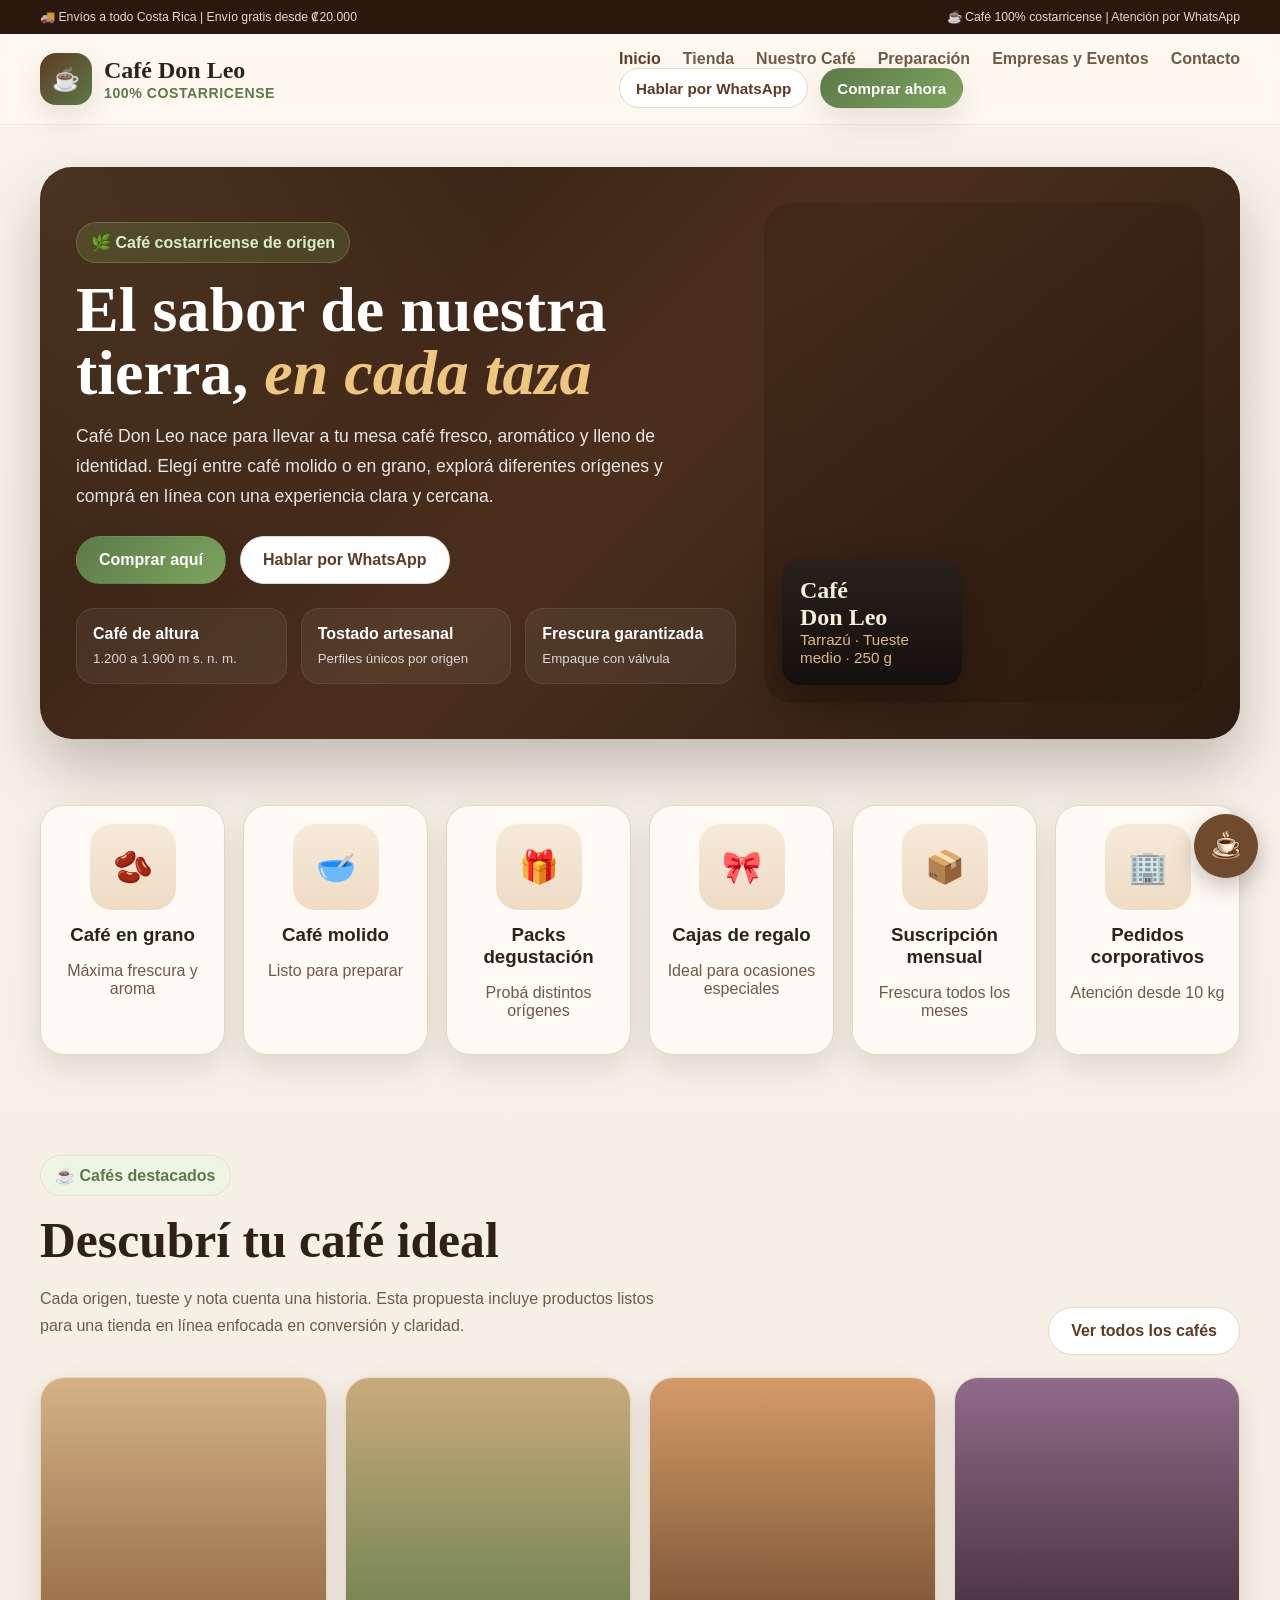
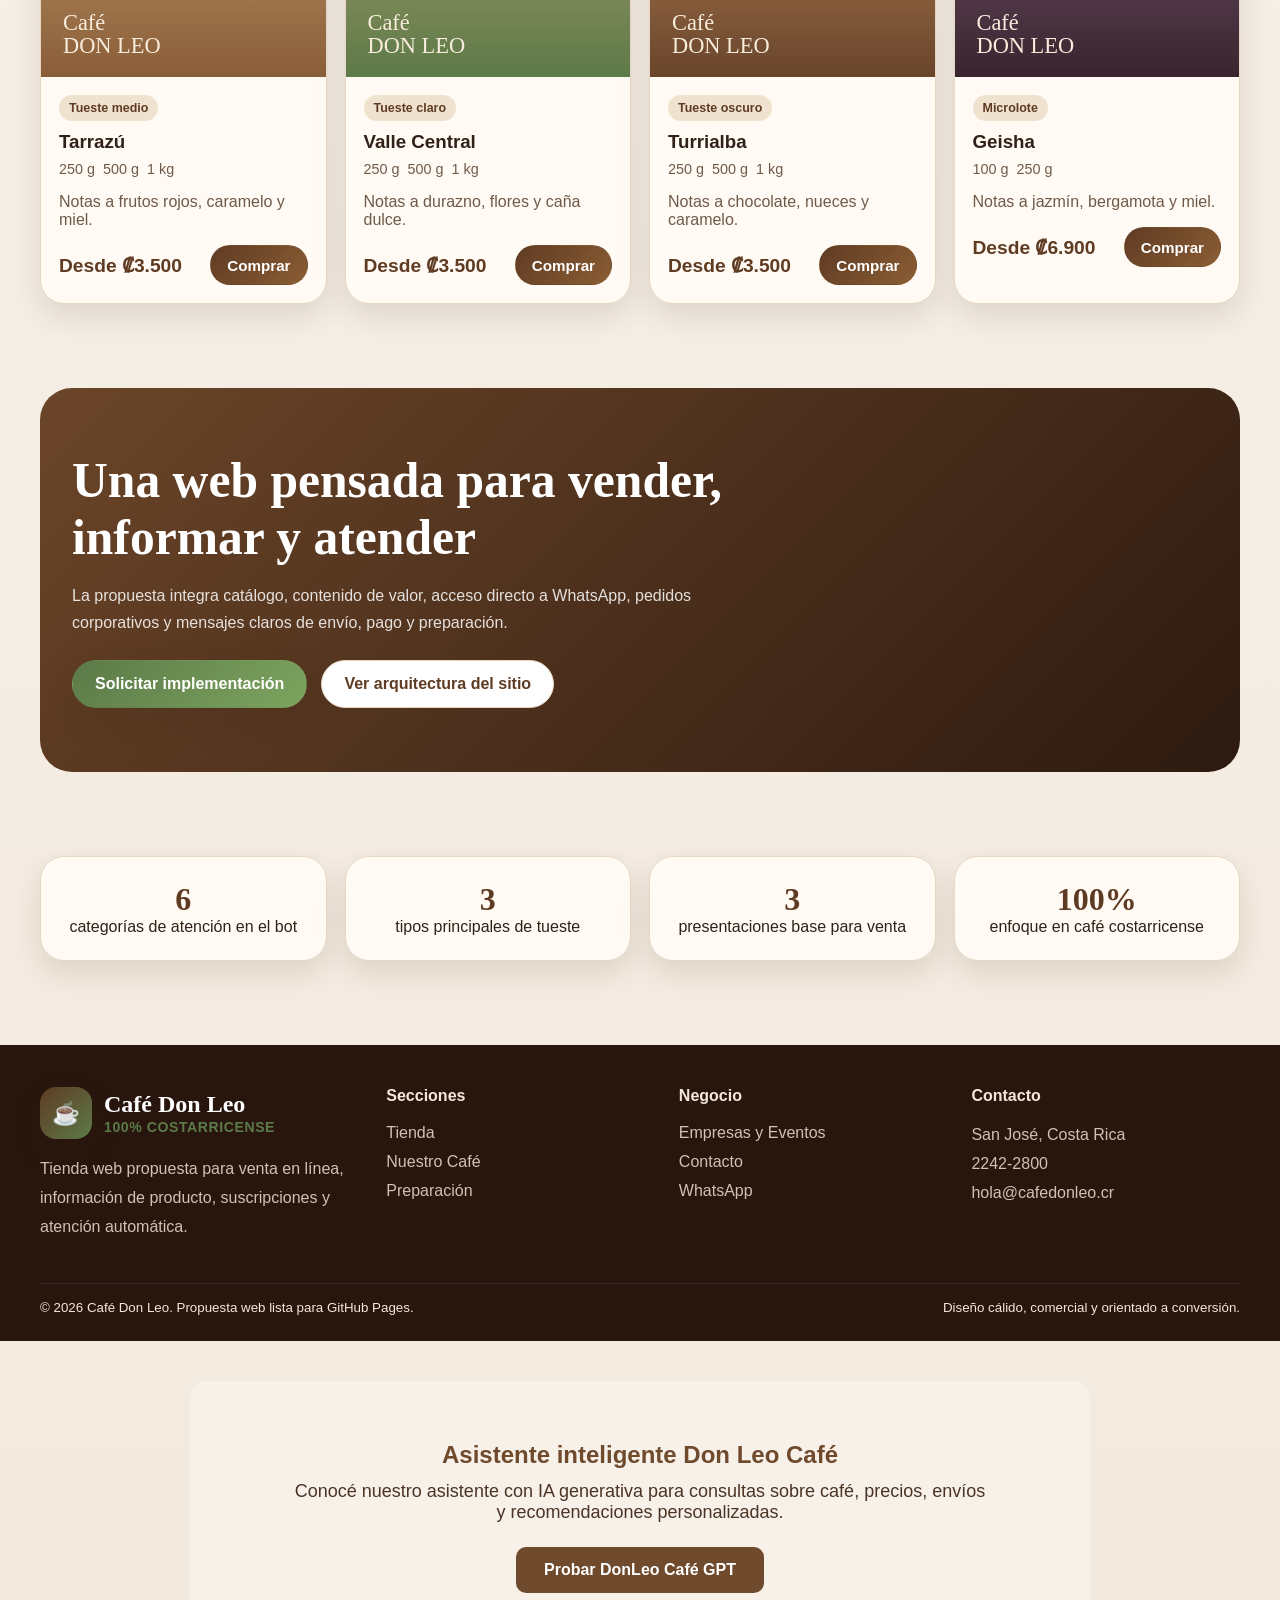
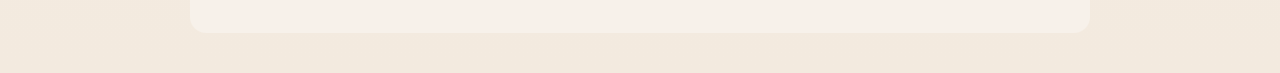
<file: index.html>
<!DOCTYPE html>
<html lang="es">
<head>
  <meta charset="UTF-8">

  <meta
    name="viewport"
    content="width=device-width, initial-scale=1.0"
  >

  <title>Café Don Leo | Café costarricense de origen</title>

  <meta
    name="description"
    content="Sitio web de Café Don Leo. Café costarricense de origen, tienda en línea, suscripciones, pedidos corporativos y asistencia virtual."
  >

  <link rel="stylesheet" href="styles.css">
</head>

<body>

  <!-- Barra superior -->
  <div class="topbar">
    <div class="container">
      <small>
        🚚 Envíos a todo Costa Rica | Envío gratis desde ₡20.000
      </small>

      <small>
        ☕ Café 100% costarricense | Atención por WhatsApp
      </small>
    </div>
  </div>

  <!-- Encabezado y navegación -->
  <header class="header">
    <div class="container navbar">

      <a class="logo" href="index.html">
        <div class="logo-mark">☕</div>

        <div class="logo-text">
          <strong>Café Don Leo</strong>
          <span>100% COSTARRICENSE</span>
        </div>
      </a>

      <button
        class="mobile-toggle"
        type="button"
        aria-label="Abrir menú"
      >
        ☰
      </button>

      <div class="nav-shell">
        <nav class="nav-links">
          <a class="active" href="index.html">Inicio</a>
          <a href="tienda.html">Tienda</a>
          <a href="nuestro-cafe.html">Nuestro Café</a>
          <a href="preparacion.html">Preparación</a>
          <a href="empresas-eventos.html">Empresas y Eventos</a>
          <a href="contacto.html">Contacto</a>
        </nav>

        <div class="nav-cta">
          <a
            class="btn btn-secondary btn-sm"
            href="contacto.html"
          >
            Hablar por WhatsApp
          </a>

          <a
            class="btn btn-primary btn-sm"
            href="tienda.html"
          >
            Comprar ahora
          </a>
        </div>
      </div>

    </div>
  </header>

  <main>

    <!-- Sección principal -->
    <section class="hero">
      <div class="container hero-card">
        <div class="hero-grid">

          <div class="hero-copy">
            <div class="pill">
              🌿 Café costarricense de origen
            </div>

            <h1>
              El sabor de nuestra tierra,
              <em>en cada taza</em>
            </h1>

            <p>
              Café Don Leo nace para llevar a tu mesa café fresco,
              aromático y lleno de identidad. Elegí entre café molido
              o en grano, explorá diferentes orígenes y comprá en línea
              con una experiencia clara y cercana.
            </p>

            <div class="hero-actions">
              <a
                class="btn btn-primary"
                href="tienda.html"
              >
                Comprar aquí
              </a>

              <a
                class="btn btn-secondary"
                href="contacto.html"
              >
                Hablar por WhatsApp
              </a>
            </div>

            <div class="feature-row">
              <div class="feature">
                <strong>Café de altura</strong>
                <small>1.200 a 1.900 m s. n. m.</small>
              </div>

              <div class="feature">
                <strong>Tostado artesanal</strong>
                <small>Perfiles únicos por origen</small>
              </div>

              <div class="feature">
                <strong>Frescura garantizada</strong>
                <small>Empaque con válvula</small>
              </div>
            </div>
          </div>

          <div class="hero-visual">
            <div class="hero-photo"></div>

            <div class="product-bag">
              <strong>
                Café<br>
                Don Leo
              </strong>

              <span>
                Tarrazú · Tueste medio · 250 g
              </span>
            </div>
          </div>

        </div>
      </div>
    </section>

    <!-- Categorías -->
    <section class="section">
      <div class="container categories">

        <article class="card category-card">
          <div class="category-icon">🫘</div>
          <h3>Café en grano</h3>
          <p class="muted">Máxima frescura y aroma</p>
        </article>

        <article class="card category-card">
          <div class="category-icon">🥣</div>
          <h3>Café molido</h3>
          <p class="muted">Listo para preparar</p>
        </article>

        <article class="card category-card">
          <div class="category-icon">🎁</div>
          <h3>Packs degustación</h3>
          <p class="muted">Probá distintos orígenes</p>
        </article>

        <article class="card category-card">
          <div class="category-icon">🎀</div>
          <h3>Cajas de regalo</h3>
          <p class="muted">Ideal para ocasiones especiales</p>
        </article>

        <article class="card category-card">
          <div class="category-icon">📦</div>
          <h3>Suscripción mensual</h3>
          <p class="muted">Frescura todos los meses</p>
        </article>

        <article class="card category-card">
          <div class="category-icon">🏢</div>
          <h3>Pedidos corporativos</h3>
          <p class="muted">Atención desde 10 kg</p>
        </article>

      </div>
    </section>

    <!-- Cafés destacados -->
    <section class="section">
      <div class="container">

        <div class="section-header">
          <div>
            <p
              class="pill"
              style="
                color:#5c7a48;
                background:#eef5e7;
                border-color:#d9e8ca;
              "
            >
              ☕ Cafés destacados
            </p>

            <h2 class="section-title">
              Descubrí tu café ideal
            </h2>

            <p class="section-subtitle">
              Cada origen, tueste y nota cuenta una historia. Esta
              propuesta incluye productos listos para una tienda en
              línea enfocada en conversión y claridad.
            </p>
          </div>

          <a
            class="btn btn-secondary"
            href="tienda.html"
          >
            Ver todos los cafés
          </a>
        </div>

        <div class="product-grid">

          <article class="product-card">
            <div class="product-thumb"></div>

            <div class="product-info">
              <span class="tag">Tueste medio</span>
              <h3>Tarrazú</h3>

              <div class="meta-row">
                <span>250 g</span>
                <span>500 g</span>
                <span>1 kg</span>
              </div>

              <p class="muted">
                Notas a frutos rojos, caramelo y miel.
              </p>

              <div class="price-row">
                <div class="price">
                  Desde ₡3.500
                </div>

                <a
                  class="btn btn-dark btn-sm"
                  href="tienda.html"
                >
                  Comprar
                </a>
              </div>
            </div>
          </article>

          <article class="product-card">
            <div
              class="product-thumb"
              style="
                background:
                linear-gradient(180deg, #c9ab7b, #5d7a48);
              "
            ></div>

            <div class="product-info">
              <span class="tag">Tueste claro</span>
              <h3>Valle Central</h3>

              <div class="meta-row">
                <span>250 g</span>
                <span>500 g</span>
                <span>1 kg</span>
              </div>

              <p class="muted">
                Notas a durazno, flores y caña dulce.
              </p>

              <div class="price-row">
                <div class="price">
                  Desde ₡3.500
                </div>

                <a
                  class="btn btn-dark btn-sm"
                  href="tienda.html"
                >
                  Comprar
                </a>
              </div>
            </div>
          </article>

          <article class="product-card">
            <div
              class="product-thumb"
              style="
                background:
                linear-gradient(180deg, #d49b68, #69452b);
              "
            ></div>

            <div class="product-info">
              <span class="tag">Tueste oscuro</span>
              <h3>Turrialba</h3>

              <div class="meta-row">
                <span>250 g</span>
                <span>500 g</span>
                <span>1 kg</span>
              </div>

              <p class="muted">
                Notas a chocolate, nueces y caramelo.
              </p>

              <div class="price-row">
                <div class="price">
                  Desde ₡3.500
                </div>

                <a
                  class="btn btn-dark btn-sm"
                  href="tienda.html"
                >
                  Comprar
                </a>
              </div>
            </div>
          </article>

          <article class="product-card">
            <div
              class="product-thumb"
              style="
                background:
                linear-gradient(180deg, #8f6b89, #39242e);
              "
            ></div>

            <div class="product-info">
              <span class="tag">Microlote</span>
              <h3>Geisha</h3>

              <div class="meta-row">
                <span>100 g</span>
                <span>250 g</span>
              </div>

              <p class="muted">
                Notas a jazmín, bergamota y miel.
              </p>

              <div class="price-row">
                <div class="price">
                  Desde ₡6.900
                </div>

                <a
                  class="btn btn-dark btn-sm"
                  href="tienda.html"
                >
                  Comprar
                </a>
              </div>
            </div>
          </article>

        </div>
      </div>
    </section>

    <!-- Banner -->
    <section class="section">
      <div class="container banner">

        <div>
          <h2
            class="section-title"
            style="
              color:white;
              margin-top:0;
            "
          >
            Una web pensada para vender, informar y atender
          </h2>

          <p
            class="section-subtitle"
            style="
              color:rgba(255,255,255,.85);
            "
          >
            La propuesta integra catálogo, contenido de valor,
            acceso directo a WhatsApp, pedidos corporativos y
            mensajes claros de envío, pago y preparación.
          </p>

          <div class="hero-actions">
            <a
              class="btn btn-primary"
              href="contacto.html"
            >
              Solicitar implementación
            </a>

            <a
              class="btn btn-secondary"
              href="nuestro-cafe.html"
            >
              Ver arquitectura del sitio
            </a>
          </div>
        </div>

        <div class="banner-photo"></div>

      </div>
    </section>

    <!-- Estadísticas -->
    <section class="section">
      <div class="container stats-grid">

        <div class="stat">
          <strong>6</strong>
          <span>categorías de atención en el bot</span>
        </div>

        <div class="stat">
          <strong>3</strong>
          <span>tipos principales de tueste</span>
        </div>

        <div class="stat">
          <strong>3</strong>
          <span>presentaciones base para venta</span>
        </div>

        <div class="stat">
          <strong>100%</strong>
          <span>enfoque en café costarricense</span>
        </div>

      </div>
    </section>

  </main>

  <!-- Pie de página -->
  <footer class="footer">
    <div class="container footer-top">

      <div>
        <div
          class="logo"
          style="margin-bottom:14px;"
        >
          <div class="logo-mark">☕</div>

          <div class="logo-text">
            <strong style="color:#fff;">
              Café Don Leo
            </strong>

            <span>
              100% COSTARRICENSE
            </span>
          </div>
        </div>

        <p>
          Tienda web propuesta para venta en línea, información
          de producto, suscripciones y atención automática.
        </p>
      </div>

      <div>
        <h4>Secciones</h4>

        <ul>
          <li>
            <a href="tienda.html">Tienda</a>
          </li>

          <li>
            <a href="nuestro-cafe.html">Nuestro Café</a>
          </li>

          <li>
            <a href="preparacion.html">Preparación</a>
          </li>
        </ul>
      </div>

      <div>
        <h4>Negocio</h4>

        <ul>
          <li>
            <a href="empresas-eventos.html">
              Empresas y Eventos
            </a>
          </li>

          <li>
            <a href="contacto.html">
              Contacto
            </a>
          </li>

          <li>
            <a href="contacto.html">
              WhatsApp
            </a>
          </li>
        </ul>
      </div>

      <div>
        <h4>Contacto</h4>

        <p>
          San José, Costa Rica<br>
          2242-2800<br>
          hola@cafedonleo.cr
        </p>
      </div>

    </div>

    <div class="container footer-bottom">
      <small>
        © <span id="year"></span> Café Don Leo.
        Propuesta web lista para GitHub Pages.
      </small>

      <small>
        Diseño cálido, comercial y orientado a conversión.
      </small>
    </div>
  </footer>

  <!-- Enlace al GPT personalizado -->
  <section
    style="
      padding:40px 20px;
      text-align:center;
      background:#f7f1ea;
      border-radius:16px;
      max-width:900px;
      margin:40px auto;
    "
  >
    <h2
      style="
        color:#6f4a2d;
        margin-bottom:12px;
      "
    >
      Asistente inteligente Don Leo Café
    </h2>

    <p
      style="
        font-size:18px;
        color:#4b3425;
        max-width:700px;
        margin:0 auto 24px;
      "
    >
      Conocé nuestro asistente con IA generativa para consultas
      sobre café, precios, envíos y recomendaciones personalizadas.
    </p>

    <a
      href="https://chatgpt.com/g/g-6a5573a520a88191bb79f73ad5bf75e1-donleo-cafe-gpt"
      target="_blank"
      rel="noopener noreferrer"
      style="
        display:inline-block;
        background:#6f4a2d;
        color:#fff;
        text-decoration:none;
        padding:14px 28px;
        border-radius:10px;
        font-size:16px;
        font-weight:bold;
      "
    >
      Probar DonLeo Café GPT
    </a>
  </section>

  <!-- Botón flotante del chatbot -->
  <button
    id="chatbot-button"
    class="chatbot-button"
    type="button"
    aria-label="Abrir asistente virtual"
  >
    <img
      src="iconotazacafe.png"
      alt=""
      class="chatbot-button-icon"
    >
  </button>

  <!-- Ventana del chatbot -->
  <section
    id="chatbot-window"
    class="chatbot-window"
    aria-label="Asistente virtual Don Leo Café"
    hidden
  >

    <header class="chatbot-header">

      <div class="chatbot-header-info">
        <img
          src="iconotazacafe.png"
          alt=""
          class="chatbot-header-icon"
        >

        <div>
          <strong>Don Leo Café</strong>
          <span>Asistente virtual</span>
        </div>
      </div>

      <button
        id="chatbot-close"
        class="chatbot-close"
        type="button"
        aria-label="Cerrar asistente"
      >
        ×
      </button>

    </header>

    <div
      id="chatbot-messages"
      class="chatbot-messages"
      aria-live="polite"
    >
      <div class="chatbot-message chatbot-assistant-message">
        ¡Hola! Soy el asistente virtual de Don Leo Café.
        Puedo ayudarte con nuestros cafés, precios, métodos de
        preparación, envíos y pedidos.
      </div>
    </div>

    <form
      id="chatbot-form"
      class="chatbot-form"
    >
      <label
        for="chatbot-input"
        class="sr-only"
      >
        Escriba su consulta
      </label>

      <input
        id="chatbot-input"
        type="text"
        placeholder="Escribí tu consulta..."
        maxlength="500"
        autocomplete="off"
        required
      >

      <button
        id="chatbot-send"
        type="submit"
      >
        Enviar
      </button>
    </form>

  </section>

  <!-- JavaScript del sitio -->
  <script src="script.js"></script>

</body>
</html>
</file>
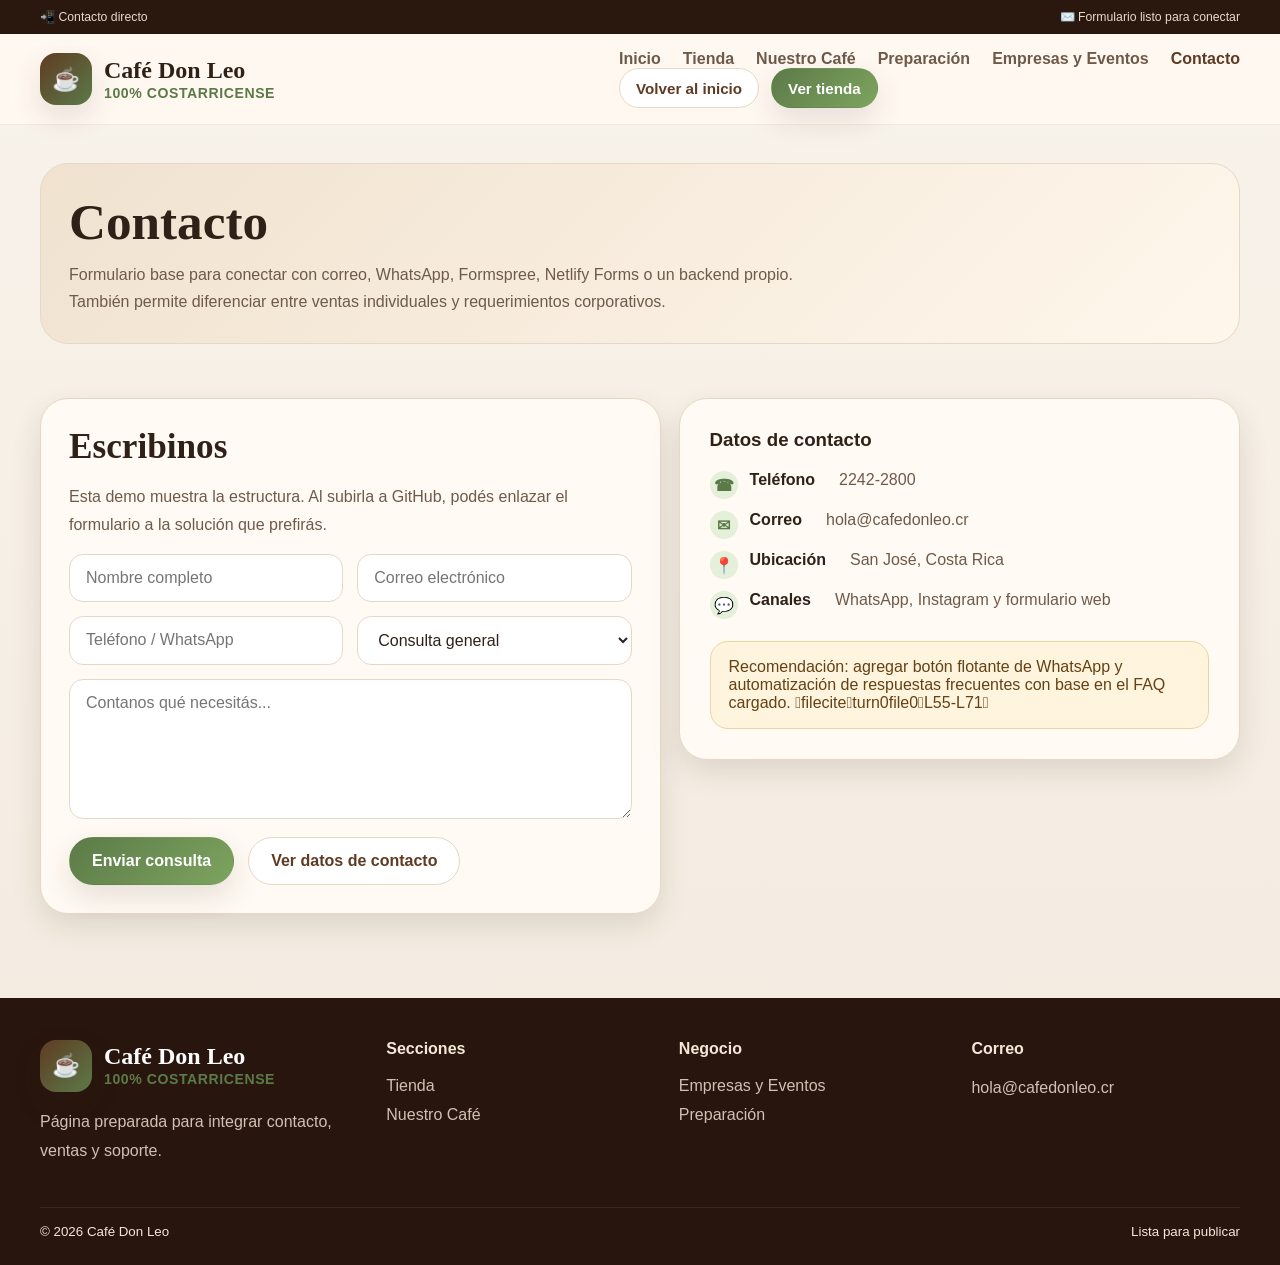
<file: contacto.html>
<!DOCTYPE html>
<html lang="es">
<head>
  <meta charset="UTF-8" />
  <meta name="viewport" content="width=device-width, initial-scale=1.0" />
  <title>Contacto | Café Don Leo</title>
  <link rel="stylesheet" href="styles.css" />
</head>
<body>
  <div class="topbar"><div class="container"><small>📲 Contacto directo</small><small>✉️ Formulario listo para conectar</small></div></div>
  <header class="header"><div class="container navbar"><a class="logo" href="index.html"><div class="logo-mark">☕</div><div class="logo-text"><strong>Café Don Leo</strong><span>100% COSTARRICENSE</span></div></a><button class="mobile-toggle" aria-label="Abrir menú">☰</button><div class="nav-shell"><nav class="nav-links"><a href="index.html">Inicio</a><a href="tienda.html">Tienda</a><a href="nuestro-cafe.html">Nuestro Café</a><a href="preparacion.html">Preparación</a><a href="empresas-eventos.html">Empresas y Eventos</a><a class="active" href="contacto.html">Contacto</a></nav><div class="nav-cta"><a class="btn btn-secondary btn-sm" href="index.html">Volver al inicio</a><a class="btn btn-primary btn-sm" href="tienda.html">Ver tienda</a></div></div></div></header>

  <main>
    <section class="page-hero"><div class="container page-banner"><h1>Contacto</h1><p>Formulario base para conectar con correo, WhatsApp, Formspree, Netlify Forms o un backend propio. También permite diferenciar entre ventas individuales y requerimientos corporativos.</p></div></section>

    <section class="section">
      <div class="container contact-grid">
        <div class="form-card">
          <h2 class="section-title" style="font-size:2.2rem; margin-top:0;">Escribinos</h2>
          <p class="section-subtitle">Esta demo muestra la estructura. Al subirla a GitHub, podés enlazar el formulario a la solución que prefirás.</p>
          <form onsubmit="handleContactForm(event)">
            <div class="form-grid">
              <input class="form-control" type="text" name="nombre" placeholder="Nombre completo" required />
              <input class="form-control" type="email" name="correo" placeholder="Correo electrónico" required />
              <input class="form-control" type="tel" name="telefono" placeholder="Teléfono / WhatsApp" />
              <select class="form-control" name="interes">
                <option value="consulta">Consulta general</option>
                <option value="pedido">Pedido de café</option>
                <option value="suscripcion">Suscripción</option>
                <option value="corporativo">Pedido corporativo</option>
                <option value="evento">Evento</option>
              </select>
              <textarea class="form-control full" name="mensaje" placeholder="Contanos qué necesitás..."></textarea>
            </div>
            <div class="hero-actions" style="margin-top:18px;"><button class="btn btn-primary" type="submit">Enviar consulta</button><a class="btn btn-secondary" href="#datos">Ver datos de contacto</a></div>
          </form>
        </div>
        <div class="split-panel" id="datos">
          <h3 style="margin-top:0;">Datos de contacto</h3>
          <div class="list-check">
            <div><span>☎</span><div><strong>Teléfono</strong><br><span class="muted">2242-2800</span></div></div>
            <div><span>✉</span><div><strong>Correo</strong><br><span class="muted">hola@cafedonleo.cr</span></div></div>
            <div><span>📍</span><div><strong>Ubicación</strong><br><span class="muted">San José, Costa Rica</span></div></div>
            <div><span>💬</span><div><strong>Canales</strong><br><span class="muted">WhatsApp, Instagram y formulario web</span></div></div>
          </div>
          <div class="notice" style="margin-top:22px;">Recomendación: agregar botón flotante de WhatsApp y automatización de respuestas frecuentes con base en el FAQ cargado. fileciteturn0file0L55-L71</div>
        </div>
      </div>
    </section>
  </main>

  <footer class="footer"><div class="container footer-top"><div><div class="logo" style="margin-bottom:14px;"><div class="logo-mark">☕</div><div class="logo-text"><strong style="color:#fff;">Café Don Leo</strong><span>100% COSTARRICENSE</span></div></div><p>Página preparada para integrar contacto, ventas y soporte.</p></div><div><h4>Secciones</h4><ul><li><a href="tienda.html">Tienda</a></li><li><a href="nuestro-cafe.html">Nuestro Café</a></li></ul></div><div><h4>Negocio</h4><ul><li><a href="empresas-eventos.html">Empresas y Eventos</a></li><li><a href="preparacion.html">Preparación</a></li></ul></div><div><h4>Correo</h4><p>hola@cafedonleo.cr</p></div></div><div class="container footer-bottom"><small>© <span id="year"></span> Café Don Leo</small><small>Lista para publicar</small></div></footer>
  <script src="script.js"></script>
</body>
</html>
</file>
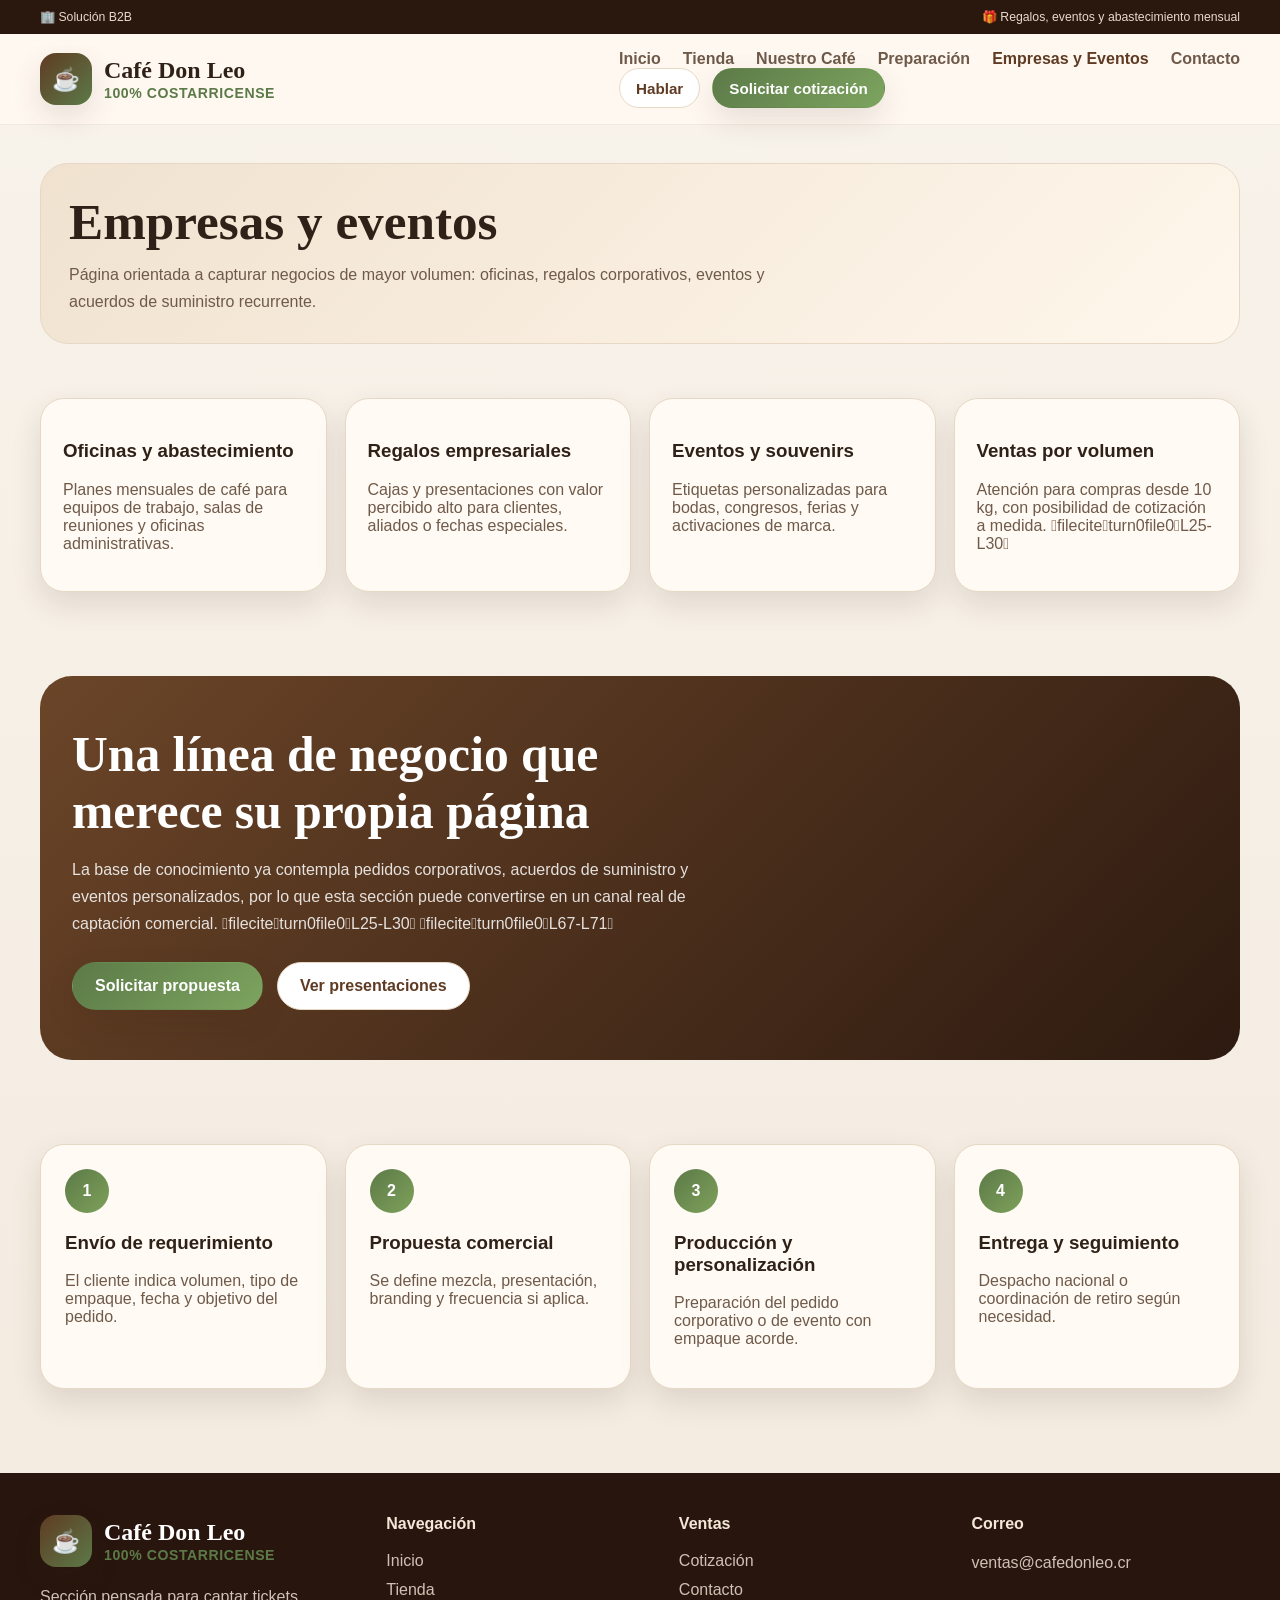
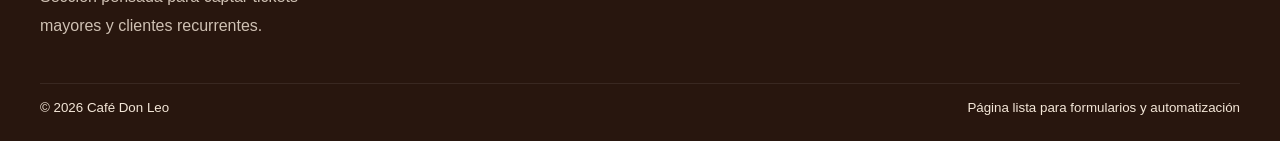
<file: empresas-eventos.html>
<!DOCTYPE html>
<html lang="es">
<head>
  <meta charset="UTF-8" />
  <meta name="viewport" content="width=device-width, initial-scale=1.0" />
  <title>Empresas y Eventos | Café Don Leo</title>
  <link rel="stylesheet" href="styles.css" />
</head>
<body>
  <div class="topbar"><div class="container"><small>🏢 Solución B2B</small><small>🎁 Regalos, eventos y abastecimiento mensual</small></div></div>
  <header class="header"><div class="container navbar"><a class="logo" href="index.html"><div class="logo-mark">☕</div><div class="logo-text"><strong>Café Don Leo</strong><span>100% COSTARRICENSE</span></div></a><button class="mobile-toggle" aria-label="Abrir menú">☰</button><div class="nav-shell"><nav class="nav-links"><a href="index.html">Inicio</a><a href="tienda.html">Tienda</a><a href="nuestro-cafe.html">Nuestro Café</a><a href="preparacion.html">Preparación</a><a class="active" href="empresas-eventos.html">Empresas y Eventos</a><a href="contacto.html">Contacto</a></nav><div class="nav-cta"><a class="btn btn-secondary btn-sm" href="contacto.html">Hablar</a><a class="btn btn-primary btn-sm" href="contacto.html">Solicitar cotización</a></div></div></div></header>

  <main>
    <section class="page-hero"><div class="container page-banner"><h1>Empresas y eventos</h1><p>Página orientada a capturar negocios de mayor volumen: oficinas, regalos corporativos, eventos y acuerdos de suministro recurrente.</p></div></section>

    <section class="section"><div class="container cards-grid"><article class="card"><h3>Oficinas y abastecimiento</h3><p class="muted">Planes mensuales de café para equipos de trabajo, salas de reuniones y oficinas administrativas.</p></article><article class="card"><h3>Regalos empresariales</h3><p class="muted">Cajas y presentaciones con valor percibido alto para clientes, aliados o fechas especiales.</p></article><article class="card"><h3>Eventos y souvenirs</h3><p class="muted">Etiquetas personalizadas para bodas, congresos, ferias y activaciones de marca.</p></article><article class="card"><h3>Ventas por volumen</h3><p class="muted">Atención para compras desde 10 kg, con posibilidad de cotización a medida. fileciteturn0file0L25-L30</p></article></div></section>

    <section class="section">
      <div class="container banner">
        <div>
          <h2 class="section-title" style="color:white; margin-top:0;">Una línea de negocio que merece su propia página</h2>
          <p class="section-subtitle" style="color:rgba(255,255,255,.85);">La base de conocimiento ya contempla pedidos corporativos, acuerdos de suministro y eventos personalizados, por lo que esta sección puede convertirse en un canal real de captación comercial. fileciteturn0file0L25-L30 fileciteturn0file0L67-L71</p>
          <div class="hero-actions"><a class="btn btn-primary" href="contacto.html">Solicitar propuesta</a><a class="btn btn-secondary" href="tienda.html">Ver presentaciones</a></div>
        </div>
        <div class="banner-photo" style="background-image:url('https://images.unsplash.com/photo-1521017432531-fbd92d768814?auto=format&fit=crop&w=1200&q=80');"></div>
      </div>
    </section>

    <section class="section"><div class="container steps-grid"><article class="step-card"><div class="step-number">1</div><h3>Envío de requerimiento</h3><p class="muted">El cliente indica volumen, tipo de empaque, fecha y objetivo del pedido.</p></article><article class="step-card"><div class="step-number">2</div><h3>Propuesta comercial</h3><p class="muted">Se define mezcla, presentación, branding y frecuencia si aplica.</p></article><article class="step-card"><div class="step-number">3</div><h3>Producción y personalización</h3><p class="muted">Preparación del pedido corporativo o de evento con empaque acorde.</p></article><article class="step-card"><div class="step-number">4</div><h3>Entrega y seguimiento</h3><p class="muted">Despacho nacional o coordinación de retiro según necesidad.</p></article></div></section>
  </main>

  <footer class="footer"><div class="container footer-top"><div><div class="logo" style="margin-bottom:14px;"><div class="logo-mark">☕</div><div class="logo-text"><strong style="color:#fff;">Café Don Leo</strong><span>100% COSTARRICENSE</span></div></div><p>Sección pensada para captar tickets mayores y clientes recurrentes.</p></div><div><h4>Navegación</h4><ul><li><a href="index.html">Inicio</a></li><li><a href="tienda.html">Tienda</a></li></ul></div><div><h4>Ventas</h4><ul><li><a href="contacto.html">Cotización</a></li><li><a href="contacto.html">Contacto</a></li></ul></div><div><h4>Correo</h4><p>ventas@cafedonleo.cr</p></div></div><div class="container footer-bottom"><small>© <span id="year"></span> Café Don Leo</small><small>Página lista para formularios y automatización</small></div></footer>
  <script src="script.js"></script>
</body>
</html>
</file>
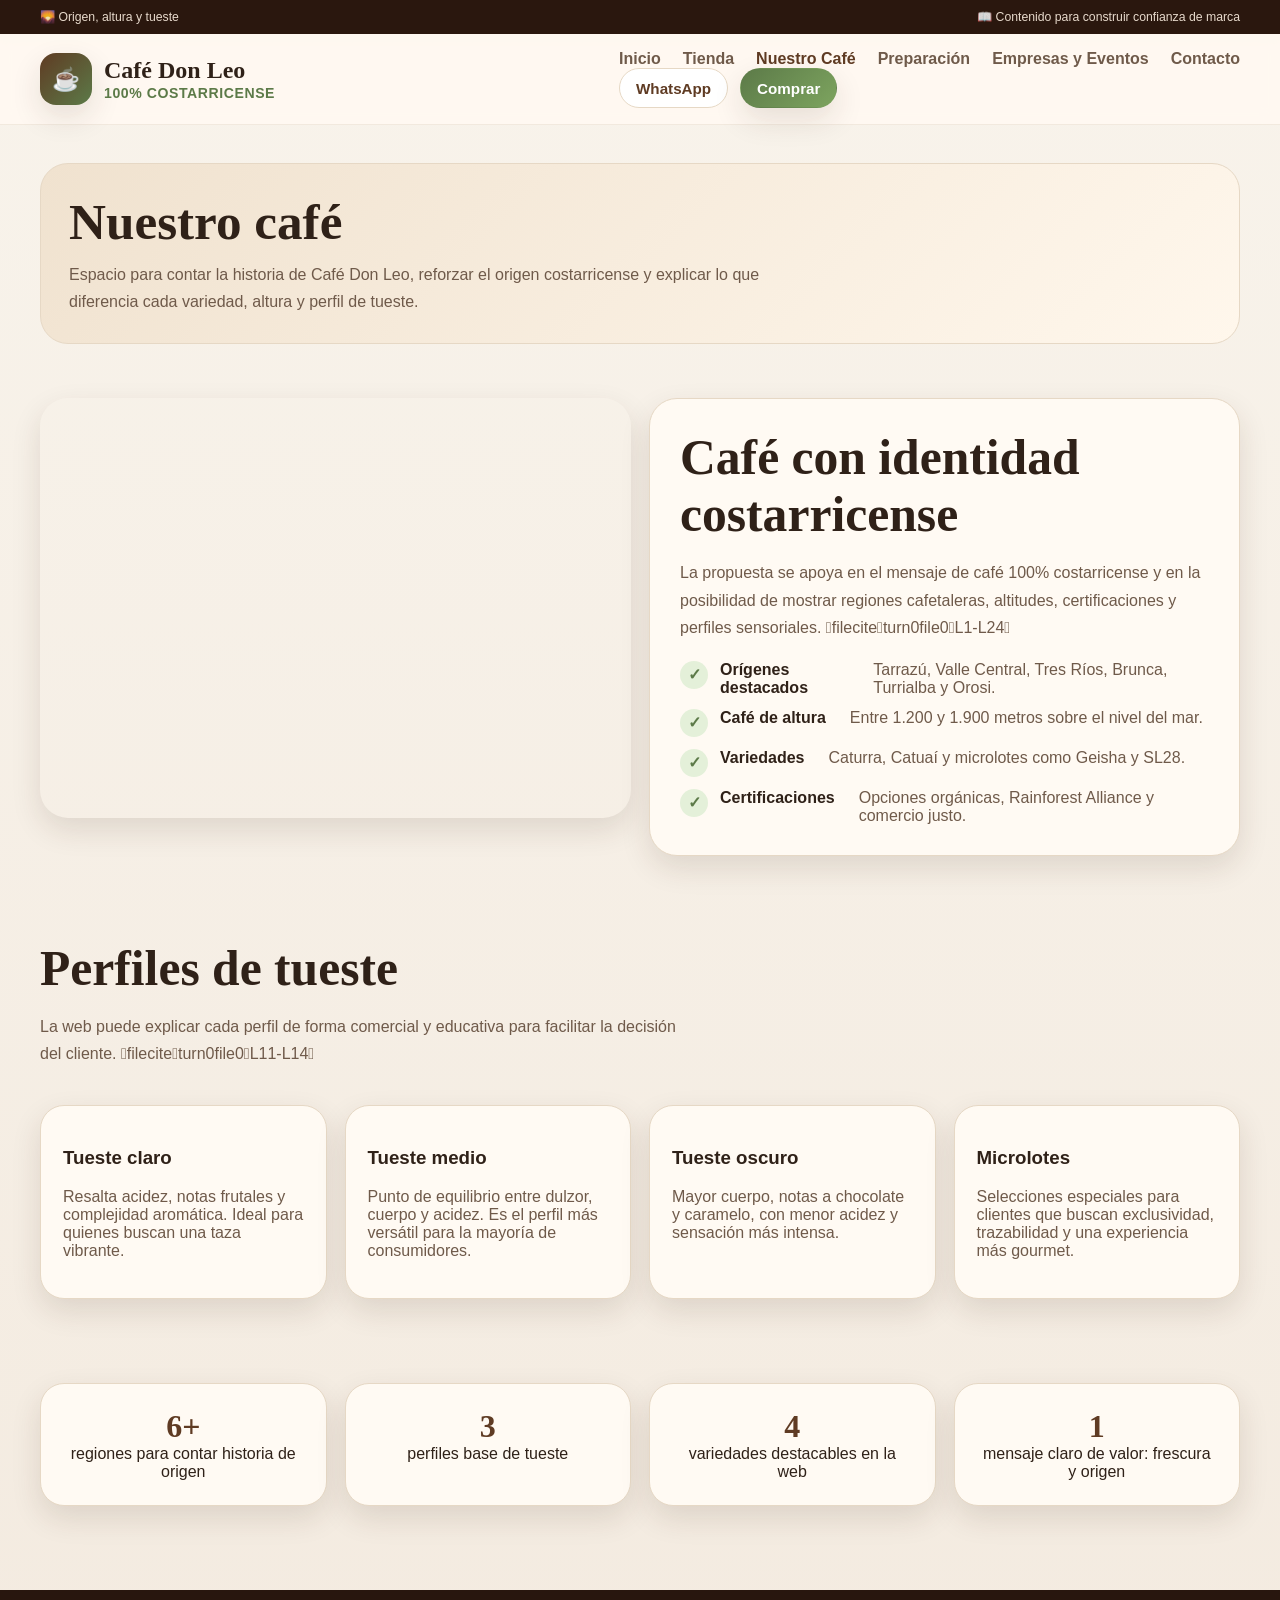
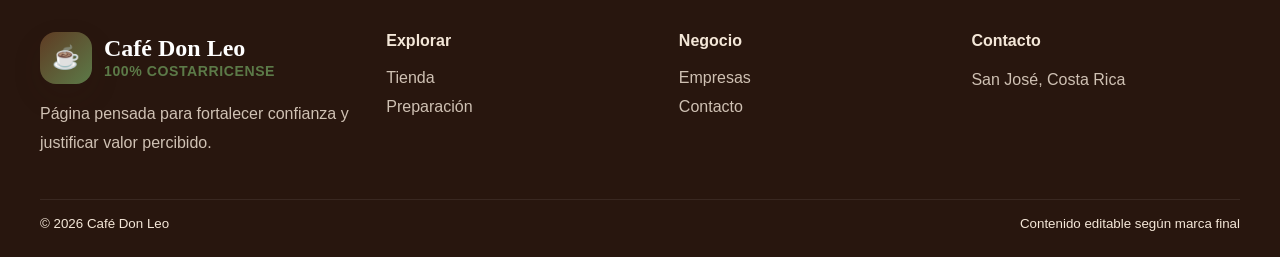
<file: nuestro-cafe.html>
<!DOCTYPE html>
<html lang="es">
<head>
  <meta charset="UTF-8" />
  <meta name="viewport" content="width=device-width, initial-scale=1.0" />
  <title>Nuestro Café | Café Don Leo</title>
  <link rel="stylesheet" href="styles.css" />
</head>
<body>
  <div class="topbar"><div class="container"><small>🌄 Origen, altura y tueste</small><small>📖 Contenido para construir confianza de marca</small></div></div>
  <header class="header">
    <div class="container navbar">
      <a class="logo" href="index.html"><div class="logo-mark">☕</div><div class="logo-text"><strong>Café Don Leo</strong><span>100% COSTARRICENSE</span></div></a>
      <button class="mobile-toggle" aria-label="Abrir menú">☰</button>
      <div class="nav-shell"><nav class="nav-links"><a href="index.html">Inicio</a><a href="tienda.html">Tienda</a><a class="active" href="nuestro-cafe.html">Nuestro Café</a><a href="preparacion.html">Preparación</a><a href="empresas-eventos.html">Empresas y Eventos</a><a href="contacto.html">Contacto</a></nav><div class="nav-cta"><a class="btn btn-secondary btn-sm" href="contacto.html">WhatsApp</a><a class="btn btn-primary btn-sm" href="tienda.html">Comprar</a></div></div>
    </div>
  </header>

  <main>
    <section class="page-hero"><div class="container page-banner"><h1>Nuestro café</h1><p>Espacio para contar la historia de Café Don Leo, reforzar el origen costarricense y explicar lo que diferencia cada variedad, altura y perfil de tueste.</p></div></section>

    <section class="section">
      <div class="container two-col">
        <div class="split-photo"></div>
        <div class="split-panel">
          <h2 class="section-title" style="margin-top:0;">Café con identidad costarricense</h2>
          <p class="section-subtitle">La propuesta se apoya en el mensaje de café 100% costarricense y en la posibilidad de mostrar regiones cafetaleras, altitudes, certificaciones y perfiles sensoriales. fileciteturn0file0L1-L24</p>
          <div class="list-check">
            <div><span>✓</span><div><strong>Orígenes destacados</strong><br><span class="muted">Tarrazú, Valle Central, Tres Ríos, Brunca, Turrialba y Orosi.</span></div></div>
            <div><span>✓</span><div><strong>Café de altura</strong><br><span class="muted">Entre 1.200 y 1.900 metros sobre el nivel del mar.</span></div></div>
            <div><span>✓</span><div><strong>Variedades</strong><br><span class="muted">Caturra, Catuaí y microlotes como Geisha y SL28.</span></div></div>
            <div><span>✓</span><div><strong>Certificaciones</strong><br><span class="muted">Opciones orgánicas, Rainforest Alliance y comercio justo.</span></div></div>
          </div>
        </div>
      </div>
    </section>

    <section class="section">
      <div class="container">
        <div class="section-header"><div><h2 class="section-title">Perfiles de tueste</h2><p class="section-subtitle">La web puede explicar cada perfil de forma comercial y educativa para facilitar la decisión del cliente. fileciteturn0file0L11-L14</p></div></div>
        <div class="cards-grid">
          <article class="card"><h3>Tueste claro</h3><p class="muted">Resalta acidez, notas frutales y complejidad aromática. Ideal para quienes buscan una taza vibrante.</p></article>
          <article class="card"><h3>Tueste medio</h3><p class="muted">Punto de equilibrio entre dulzor, cuerpo y acidez. Es el perfil más versátil para la mayoría de consumidores.</p></article>
          <article class="card"><h3>Tueste oscuro</h3><p class="muted">Mayor cuerpo, notas a chocolate y caramelo, con menor acidez y sensación más intensa.</p></article>
          <article class="card"><h3>Microlotes</h3><p class="muted">Selecciones especiales para clientes que buscan exclusividad, trazabilidad y una experiencia más gourmet.</p></article>
        </div>
      </div>
    </section>

    <section class="section"><div class="container stats-grid"><div class="stat"><strong>6+</strong><span>regiones para contar historia de origen</span></div><div class="stat"><strong>3</strong><span>perfiles base de tueste</span></div><div class="stat"><strong>4</strong><span>variedades destacables en la web</span></div><div class="stat"><strong>1</strong><span>mensaje claro de valor: frescura y origen</span></div></div></section>
  </main>

  <footer class="footer"><div class="container footer-top"><div><div class="logo" style="margin-bottom:14px;"><div class="logo-mark">☕</div><div class="logo-text"><strong style="color:#fff;">Café Don Leo</strong><span>100% COSTARRICENSE</span></div></div><p>Página pensada para fortalecer confianza y justificar valor percibido.</p></div><div><h4>Explorar</h4><ul><li><a href="tienda.html">Tienda</a></li><li><a href="preparacion.html">Preparación</a></li></ul></div><div><h4>Negocio</h4><ul><li><a href="empresas-eventos.html">Empresas</a></li><li><a href="contacto.html">Contacto</a></li></ul></div><div><h4>Contacto</h4><p>San José, Costa Rica</p></div></div><div class="container footer-bottom"><small>© <span id="year"></span> Café Don Leo</small><small>Contenido editable según marca final</small></div></footer>
  <script src="script.js"></script>
</body>
</html>
</file>
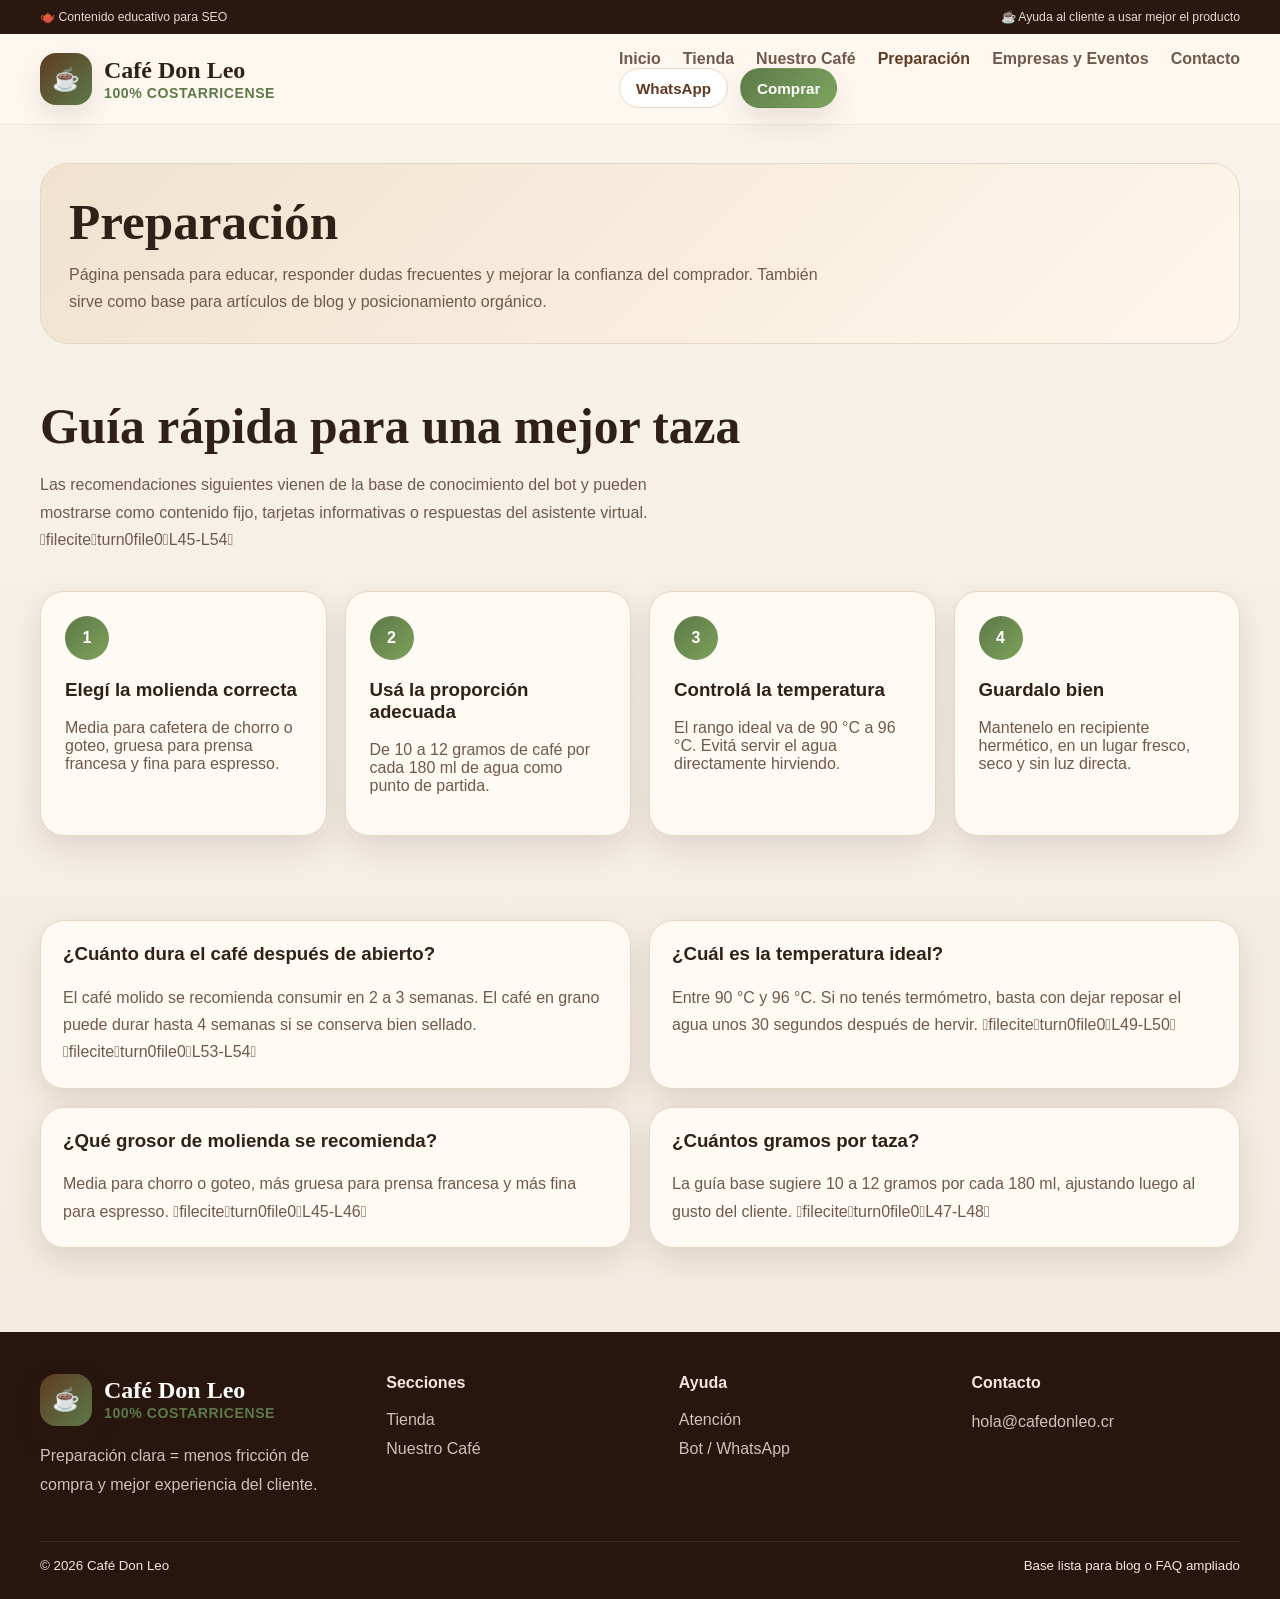
<file: preparacion.html>
<!DOCTYPE html>
<html lang="es">
<head>
  <meta charset="UTF-8" />
  <meta name="viewport" content="width=device-width, initial-scale=1.0" />
  <title>Preparación | Café Don Leo</title>
  <link rel="stylesheet" href="styles.css" />
</head>
<body>
  <div class="topbar"><div class="container"><small>🫖 Contenido educativo para SEO</small><small>☕ Ayuda al cliente a usar mejor el producto</small></div></div>
  <header class="header"><div class="container navbar"><a class="logo" href="index.html"><div class="logo-mark">☕</div><div class="logo-text"><strong>Café Don Leo</strong><span>100% COSTARRICENSE</span></div></a><button class="mobile-toggle" aria-label="Abrir menú">☰</button><div class="nav-shell"><nav class="nav-links"><a href="index.html">Inicio</a><a href="tienda.html">Tienda</a><a href="nuestro-cafe.html">Nuestro Café</a><a class="active" href="preparacion.html">Preparación</a><a href="empresas-eventos.html">Empresas y Eventos</a><a href="contacto.html">Contacto</a></nav><div class="nav-cta"><a class="btn btn-secondary btn-sm" href="contacto.html">WhatsApp</a><a class="btn btn-primary btn-sm" href="tienda.html">Comprar</a></div></div></div></header>

  <main>
    <section class="page-hero"><div class="container page-banner"><h1>Preparación</h1><p>Página pensada para educar, responder dudas frecuentes y mejorar la confianza del comprador. También sirve como base para artículos de blog y posicionamiento orgánico.</p></div></section>

    <section class="section">
      <div class="container">
        <div class="section-header"><div><h2 class="section-title">Guía rápida para una mejor taza</h2><p class="section-subtitle">Las recomendaciones siguientes vienen de la base de conocimiento del bot y pueden mostrarse como contenido fijo, tarjetas informativas o respuestas del asistente virtual. fileciteturn0file0L45-L54</p></div></div>
        <div class="steps-grid">
          <article class="step-card"><div class="step-number">1</div><h3>Elegí la molienda correcta</h3><p class="muted">Media para cafetera de chorro o goteo, gruesa para prensa francesa y fina para espresso.</p></article>
          <article class="step-card"><div class="step-number">2</div><h3>Usá la proporción adecuada</h3><p class="muted">De 10 a 12 gramos de café por cada 180 ml de agua como punto de partida.</p></article>
          <article class="step-card"><div class="step-number">3</div><h3>Controlá la temperatura</h3><p class="muted">El rango ideal va de 90 °C a 96 °C. Evitá servir el agua directamente hirviendo.</p></article>
          <article class="step-card"><div class="step-number">4</div><h3>Guardalo bien</h3><p class="muted">Mantenelo en recipiente hermético, en un lugar fresco, seco y sin luz directa.</p></article>
        </div>
      </div>
    </section>

    <section class="section"><div class="container faq-grid"><article class="faq-card"><h3>¿Cuánto dura el café después de abierto?</h3><p>El café molido se recomienda consumir en 2 a 3 semanas. El café en grano puede durar hasta 4 semanas si se conserva bien sellado. fileciteturn0file0L53-L54</p></article><article class="faq-card"><h3>¿Cuál es la temperatura ideal?</h3><p>Entre 90 °C y 96 °C. Si no tenés termómetro, basta con dejar reposar el agua unos 30 segundos después de hervir. fileciteturn0file0L49-L50</p></article><article class="faq-card"><h3>¿Qué grosor de molienda se recomienda?</h3><p>Media para chorro o goteo, más gruesa para prensa francesa y más fina para espresso. fileciteturn0file0L45-L46</p></article><article class="faq-card"><h3>¿Cuántos gramos por taza?</h3><p>La guía base sugiere 10 a 12 gramos por cada 180 ml, ajustando luego al gusto del cliente. fileciteturn0file0L47-L48</p></article></div></section>
  </main>

  <footer class="footer"><div class="container footer-top"><div><div class="logo" style="margin-bottom:14px;"><div class="logo-mark">☕</div><div class="logo-text"><strong style="color:#fff;">Café Don Leo</strong><span>100% COSTARRICENSE</span></div></div><p>Preparación clara = menos fricción de compra y mejor experiencia del cliente.</p></div><div><h4>Secciones</h4><ul><li><a href="tienda.html">Tienda</a></li><li><a href="nuestro-cafe.html">Nuestro Café</a></li></ul></div><div><h4>Ayuda</h4><ul><li><a href="contacto.html">Atención</a></li><li><a href="contacto.html">Bot / WhatsApp</a></li></ul></div><div><h4>Contacto</h4><p>hola@cafedonleo.cr</p></div></div><div class="container footer-bottom"><small>© <span id="year"></span> Café Don Leo</small><small>Base lista para blog o FAQ ampliado</small></div></footer>
  <script src="script.js"></script>
</body>
</html>
</file>
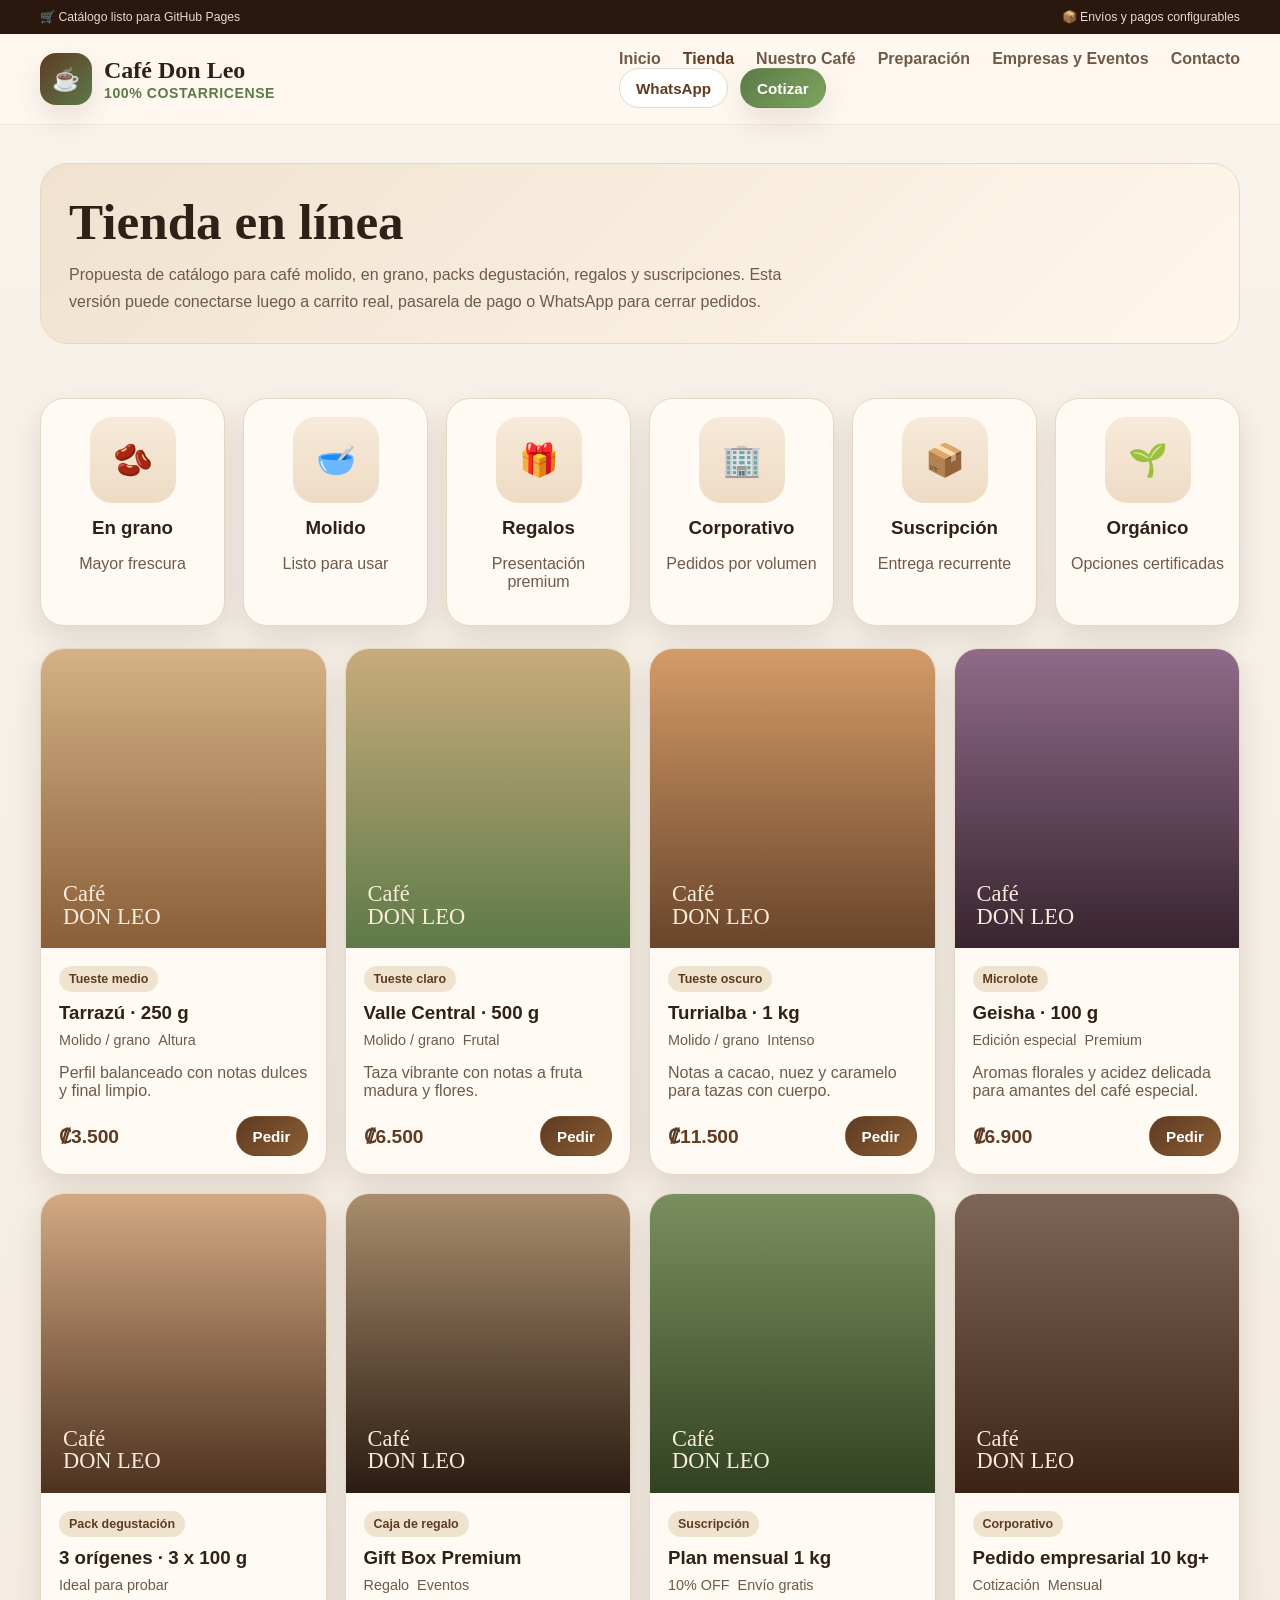
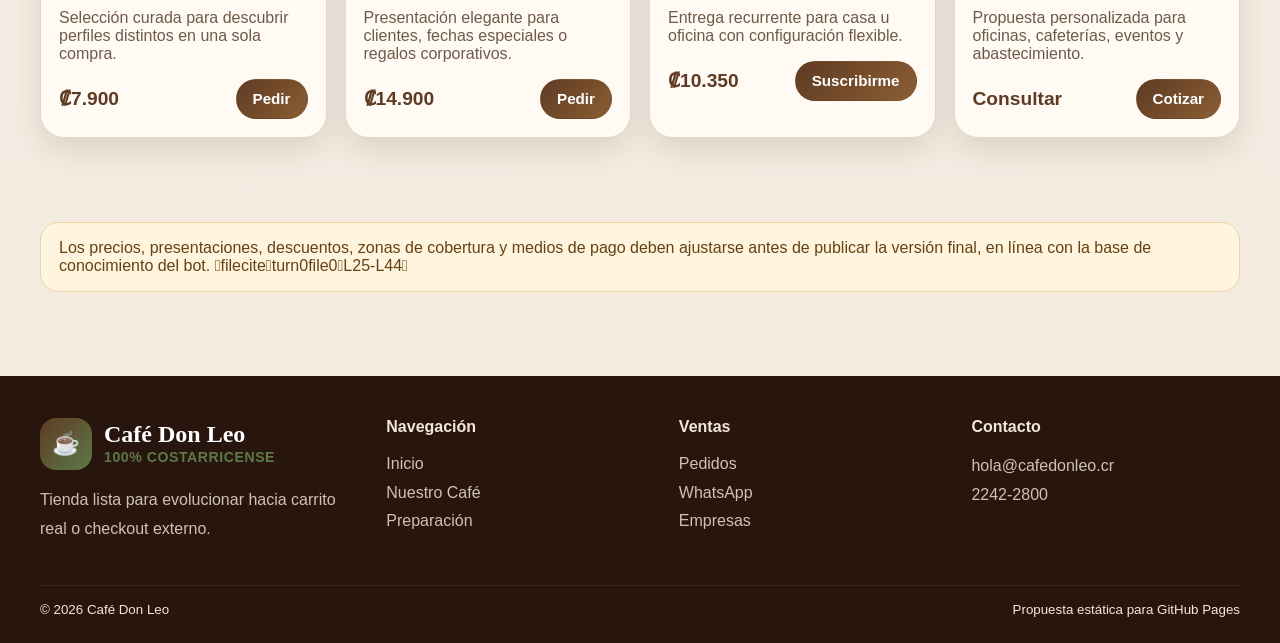
<file: tienda.html>
<!DOCTYPE html>
<html lang="es">
<head>
  <meta charset="UTF-8" />
  <meta name="viewport" content="width=device-width, initial-scale=1.0" />
  <title>Tienda | Café Don Leo</title>
  <link rel="stylesheet" href="styles.css" />
</head>
<body>
  <div class="topbar"><div class="container"><small>🛒 Catálogo listo para GitHub Pages</small><small>📦 Envíos y pagos configurables</small></div></div>
  <header class="header">
    <div class="container navbar">
      <a class="logo" href="index.html"><div class="logo-mark">☕</div><div class="logo-text"><strong>Café Don Leo</strong><span>100% COSTARRICENSE</span></div></a>
      <button class="mobile-toggle" aria-label="Abrir menú">☰</button>
      <div class="nav-shell">
        <nav class="nav-links">
          <a href="index.html">Inicio</a><a class="active" href="tienda.html">Tienda</a><a href="nuestro-cafe.html">Nuestro Café</a><a href="preparacion.html">Preparación</a><a href="empresas-eventos.html">Empresas y Eventos</a><a href="contacto.html">Contacto</a>
        </nav>
        <div class="nav-cta"><a class="btn btn-secondary btn-sm" href="contacto.html">WhatsApp</a><a class="btn btn-primary btn-sm" href="contacto.html">Cotizar</a></div>
      </div>
    </div>
  </header>

  <main>
    <section class="page-hero">
      <div class="container page-banner">
        <h1>Tienda en línea</h1>
        <p>Propuesta de catálogo para café molido, en grano, packs degustación, regalos y suscripciones. Esta versión puede conectarse luego a carrito real, pasarela de pago o WhatsApp para cerrar pedidos.</p>
      </div>
    </section>

    <section class="section">
      <div class="container">
        <div class="categories" style="margin-bottom:22px;">
          <article class="card category-card"><div class="category-icon">🫘</div><h3>En grano</h3><p class="muted">Mayor frescura</p></article>
          <article class="card category-card"><div class="category-icon">🥣</div><h3>Molido</h3><p class="muted">Listo para usar</p></article>
          <article class="card category-card"><div class="category-icon">🎁</div><h3>Regalos</h3><p class="muted">Presentación premium</p></article>
          <article class="card category-card"><div class="category-icon">🏢</div><h3>Corporativo</h3><p class="muted">Pedidos por volumen</p></article>
          <article class="card category-card"><div class="category-icon">📦</div><h3>Suscripción</h3><p class="muted">Entrega recurrente</p></article>
          <article class="card category-card"><div class="category-icon">🌱</div><h3>Orgánico</h3><p class="muted">Opciones certificadas</p></article>
        </div>
        <div class="product-grid">
          <article class="product-card"><div class="product-thumb"></div><div class="product-info"><span class="tag">Tueste medio</span><h3>Tarrazú · 250 g</h3><div class="meta-row"><span>Molido / grano</span><span>Altura</span></div><p class="muted">Perfil balanceado con notas dulces y final limpio.</p><div class="price-row"><div class="price">₡3.500</div><a class="btn btn-dark btn-sm" href="contacto.html">Pedir</a></div></div></article>
          <article class="product-card"><div class="product-thumb" style="background:linear-gradient(180deg,#c9ab7b,#5d7a48);"></div><div class="product-info"><span class="tag">Tueste claro</span><h3>Valle Central · 500 g</h3><div class="meta-row"><span>Molido / grano</span><span>Frutal</span></div><p class="muted">Taza vibrante con notas a fruta madura y flores.</p><div class="price-row"><div class="price">₡6.500</div><a class="btn btn-dark btn-sm" href="contacto.html">Pedir</a></div></div></article>
          <article class="product-card"><div class="product-thumb" style="background:linear-gradient(180deg,#d49b68,#69452b);"></div><div class="product-info"><span class="tag">Tueste oscuro</span><h3>Turrialba · 1 kg</h3><div class="meta-row"><span>Molido / grano</span><span>Intenso</span></div><p class="muted">Notas a cacao, nuez y caramelo para tazas con cuerpo.</p><div class="price-row"><div class="price">₡11.500</div><a class="btn btn-dark btn-sm" href="contacto.html">Pedir</a></div></div></article>
          <article class="product-card"><div class="product-thumb" style="background:linear-gradient(180deg,#8f6b89,#39242e);"></div><div class="product-info"><span class="tag">Microlote</span><h3>Geisha · 100 g</h3><div class="meta-row"><span>Edición especial</span><span>Premium</span></div><p class="muted">Aromas florales y acidez delicada para amantes del café especial.</p><div class="price-row"><div class="price">₡6.900</div><a class="btn btn-dark btn-sm" href="contacto.html">Pedir</a></div></div></article>
          <article class="product-card"><div class="product-thumb" style="background:linear-gradient(180deg,#d3a983,#4d3220);"></div><div class="product-info"><span class="tag">Pack degustación</span><h3>3 orígenes · 3 x 100 g</h3><div class="meta-row"><span>Ideal para probar</span></div><p class="muted">Selección curada para descubrir perfiles distintos en una sola compra.</p><div class="price-row"><div class="price">₡7.900</div><a class="btn btn-dark btn-sm" href="contacto.html">Pedir</a></div></div></article>
          <article class="product-card"><div class="product-thumb" style="background:linear-gradient(180deg,#a88d6d,#2b1b11);"></div><div class="product-info"><span class="tag">Caja de regalo</span><h3>Gift Box Premium</h3><div class="meta-row"><span>Regalo</span><span>Eventos</span></div><p class="muted">Presentación elegante para clientes, fechas especiales o regalos corporativos.</p><div class="price-row"><div class="price">₡14.900</div><a class="btn btn-dark btn-sm" href="contacto.html">Pedir</a></div></div></article>
          <article class="product-card"><div class="product-thumb" style="background:linear-gradient(180deg,#7a8f60,#324221);"></div><div class="product-info"><span class="tag">Suscripción</span><h3>Plan mensual 1 kg</h3><div class="meta-row"><span>10% OFF</span><span>Envío gratis</span></div><p class="muted">Entrega recurrente para casa u oficina con configuración flexible.</p><div class="price-row"><div class="price">₡10.350</div><a class="btn btn-dark btn-sm" href="contacto.html">Suscribirme</a></div></div></article>
          <article class="product-card"><div class="product-thumb" style="background:linear-gradient(180deg,#7d6657,#3c2316);"></div><div class="product-info"><span class="tag">Corporativo</span><h3>Pedido empresarial 10 kg+</h3><div class="meta-row"><span>Cotización</span><span>Mensual</span></div><p class="muted">Propuesta personalizada para oficinas, cafeterías, eventos y abastecimiento.</p><div class="price-row"><div class="price">Consultar</div><a class="btn btn-dark btn-sm" href="contacto.html">Cotizar</a></div></div></article>
        </div>
      </div>
    </section>

    <section class="section">
      <div class="container notice">Los precios, presentaciones, descuentos, zonas de cobertura y medios de pago deben ajustarse antes de publicar la versión final, en línea con la base de conocimiento del bot. fileciteturn0file0L25-L44</div>
    </section>
  </main>

  <footer class="footer"><div class="container footer-top"><div><div class="logo" style="margin-bottom:14px;"><div class="logo-mark">☕</div><div class="logo-text"><strong style="color:#fff;">Café Don Leo</strong><span>100% COSTARRICENSE</span></div></div><p>Tienda lista para evolucionar hacia carrito real o checkout externo.</p></div><div><h4>Navegación</h4><ul><li><a href="index.html">Inicio</a></li><li><a href="nuestro-cafe.html">Nuestro Café</a></li><li><a href="preparacion.html">Preparación</a></li></ul></div><div><h4>Ventas</h4><ul><li><a href="contacto.html">Pedidos</a></li><li><a href="contacto.html">WhatsApp</a></li><li><a href="empresas-eventos.html">Empresas</a></li></ul></div><div><h4>Contacto</h4><p>hola@cafedonleo.cr<br/>2242-2800</p></div></div><div class="container footer-bottom"><small>© <span id="year"></span> Café Don Leo</small><small>Propuesta estática para GitHub Pages</small></div></footer>
  <script src="script.js"></script>
</body>
</html>
</file>
<file: styles.css>
:root {
  --bg: #f7f1e8;
  --bg-soft: #fbf7f0;
  --surface: #fffaf3;
  --text: #2f2118;
  --muted: #6f5a4a;
  --line: #e6d8c5;
  --primary: #5f3b23;
  --primary-2: #8b5e34;
  --accent: #5c7a48;
  --accent-2: #d6b16b;
  --white: #ffffff;
  --shadow: 0 12px 30px rgba(61, 36, 18, 0.12);
  --radius: 20px;
  --max: 1200px;
}

* { box-sizing: border-box; }
html { scroll-behavior: smooth; }
body {
  margin: 0;
  font-family: Inter, Arial, sans-serif;
  color: var(--text);
  background: linear-gradient(180deg, #f8f3eb 0%, #f3eadf 100%);
}
img { max-width: 100%; display: block; }
a { color: inherit; text-decoration: none; }
button { font: inherit; }

.container {
  width: min(var(--max), calc(100% - 32px));
  margin: 0 auto;
}

.topbar {
  background: #2a170e;
  color: #f7eadc;
  font-size: 0.92rem;
}
.topbar .container {
  display: flex;
  justify-content: space-between;
  align-items: center;
  gap: 16px;
  padding: 10px 0;
}
.topbar small { opacity: 0.92; }

.header {
  position: sticky;
  top: 0;
  z-index: 40;
  background: rgba(255, 249, 241, 0.92);
  backdrop-filter: blur(8px);
  border-bottom: 1px solid rgba(128, 96, 63, 0.1);
}
.navbar {
  display: flex;
  align-items: center;
  justify-content: space-between;
  gap: 20px;
  padding: 16px 0;
}
.logo {
  display: flex;
  align-items: center;
  gap: 12px;
  min-width: fit-content;
}
.logo-mark {
  width: 52px;
  height: 52px;
  border-radius: 16px;
  background: linear-gradient(135deg, var(--primary), var(--accent));
  display: grid;
  place-items: center;
  color: #fff;
  font-size: 1.4rem;
  box-shadow: var(--shadow);
}
.logo-text strong {
  display: block;
  font-family: Georgia, serif;
  font-size: 1.5rem;
}
.logo-text span {
  color: var(--accent);
  font-size: 0.88rem;
  font-weight: 700;
  letter-spacing: 0.04em;
}
.nav-links {
  display: flex;
  align-items: center;
  gap: 22px;
  flex-wrap: wrap;
  justify-content: center;
}
.nav-links a {
  color: var(--muted);
  font-weight: 600;
}
.nav-links a.active,
.nav-links a:hover { color: var(--primary); }
.nav-cta {
  display: flex;
  gap: 12px;
  align-items: center;
}
.mobile-toggle {
  display: none;
  background: transparent;
  border: none;
  font-size: 1.5rem;
}

.btn {
  display: inline-flex;
  align-items: center;
  justify-content: center;
  gap: 10px;
  min-height: 48px;
  padding: 0 22px;
  border-radius: 999px;
  border: 1px solid transparent;
  cursor: pointer;
  transition: transform .2s ease, box-shadow .2s ease, background .2s ease;
  font-weight: 700;
}
.btn:hover { transform: translateY(-1px); }
.btn-primary {
  background: linear-gradient(135deg, var(--accent), #7da45f);
  color: white;
  box-shadow: var(--shadow);
}
.btn-secondary {
  background: white;
  border-color: var(--line);
  color: var(--primary);
}
.btn-dark {
  background: linear-gradient(135deg, var(--primary), var(--primary-2));
  color: white;
}
.btn-sm {
  min-height: 40px;
  padding: 0 16px;
  font-size: 0.95rem;
}

.hero {
  padding: 42px 0 24px;
}
.hero-card {
  background: radial-gradient(circle at top left, rgba(214, 177, 107, 0.18), transparent 35%), linear-gradient(135deg, #2b190f, #4b2f1d 48%, #2b1b11);
  color: white;
  border-radius: 32px;
  overflow: hidden;
  box-shadow: 0 30px 60px rgba(46, 26, 15, 0.25);
}
.hero-grid {
  display: grid;
  grid-template-columns: 1.2fr 0.8fr;
  gap: 28px;
  padding: 36px;
  align-items: center;
}
.hero-copy h1 {
  font-family: Georgia, serif;
  font-size: clamp(2.6rem, 5vw, 4.6rem);
  line-height: 0.98;
  margin: 0 0 16px;
}
.hero-copy h1 em { color: #efc680; font-style: italic; }
.hero-copy p {
  color: rgba(255,255,255,.88);
  font-size: 1.1rem;
  line-height: 1.7;
  max-width: 640px;
}
.pill {
  display: inline-flex;
  align-items: center;
  gap: 8px;
  background: rgba(129, 180, 92, 0.18);
  color: #d8efc7;
  border: 1px solid rgba(176, 213, 150, 0.25);
  padding: 10px 14px;
  border-radius: 999px;
  font-weight: 700;
  margin-bottom: 16px;
}
.hero-actions {
  display: flex;
  flex-wrap: wrap;
  gap: 14px;
  margin-top: 24px;
}
.feature-row {
  display: grid;
  grid-template-columns: repeat(3, 1fr);
  gap: 14px;
  margin-top: 24px;
}
.feature {
  background: rgba(255,255,255,0.06);
  border: 1px solid rgba(255,255,255,0.08);
  border-radius: 18px;
  padding: 16px;
}
.feature strong { display: block; margin-bottom: 6px; }
.feature small { color: rgba(255,255,255,.8); }
.hero-visual {
  position: relative;
  min-height: 500px;
}
.hero-photo {
  position: absolute;
  inset: 0 0 0 auto;
  width: 100%;
  height: 100%;
  border-radius: 28px;
  background:
    linear-gradient(rgba(32,17,9,0.18), rgba(32,17,9,0.28)),
    url('https://images.unsplash.com/photo-1495474472287-4d71bcdd2085?auto=format&fit=crop&w=1200&q=80') center/cover;
}
.product-bag {
  position: absolute;
  bottom: 18px;
  left: 18px;
  width: 180px;
  background: linear-gradient(180deg, #28201b, #14100d);
  border-radius: 18px;
  padding: 18px;
  box-shadow: 0 18px 40px rgba(0,0,0,.3);
}
.product-bag strong {
  display: block;
  font-family: Georgia, serif;
  font-size: 1.5rem;
  color: #f8ecda;
}
.product-bag span { color: #ddb97d; font-size: .95rem; }
.chat-card {
  position: absolute;
  top: 22px;
  right: 18px;
  width: 320px;
  background: rgba(255, 251, 246, 0.96);
  color: var(--text);
  border-radius: 24px;
  overflow: hidden;
  box-shadow: 0 20px 40px rgba(12, 9, 6, 0.25);
}
.chat-head {
  padding: 16px 18px;
  background: linear-gradient(135deg, #6e4b31, #9c6c3b);
  color: white;
  display: flex;
  align-items: center;
  gap: 12px;
}
.avatar {
  width: 48px;
  height: 48px;
  border-radius: 50%;
  background: linear-gradient(135deg, #eadbc4, #b3805c);
  display: grid;
  place-items: center;
  font-size: 1.5rem;
}
.chat-body { padding: 16px; }
.chat-actions {
  display: grid;
  gap: 10px;
  margin: 14px 0;
}
.chat-option {
  padding: 12px 14px;
  border: 1px solid var(--line);
  border-radius: 14px;
  background: #fffaf6;
  font-weight: 600;
  color: var(--primary);
}
.chat-input {
  display: flex;
  gap: 10px;
  margin-top: 12px;
}
.chat-input input, .form-control {
  width: 100%;
  border: 1px solid var(--line);
  background: white;
  border-radius: 14px;
  padding: 14px 16px;
  font: inherit;
  color: var(--text);
}

.section {
  padding: 42px 0;
}
.section-header {
  display: flex;
  justify-content: space-between;
  align-items: end;
  gap: 20px;
  margin-bottom: 22px;
}
.section-title {
  font-family: Georgia, serif;
  font-size: clamp(2rem, 4vw, 3.1rem);
  margin: 0;
}
.section-subtitle {
  color: var(--muted);
  line-height: 1.7;
  max-width: 650px;
}

.categories,
.cards-grid,
.product-grid,
.blog-grid,
.stats-grid,
.two-col,
.contact-grid,
.faq-grid,
.steps-grid {
  display: grid;
  gap: 18px;
}
.categories { grid-template-columns: repeat(6, 1fr); }
.cards-grid { grid-template-columns: repeat(4, 1fr); }
.product-grid { grid-template-columns: repeat(4, 1fr); }
.blog-grid { grid-template-columns: repeat(3, 1fr); }
.stats-grid { grid-template-columns: repeat(4, 1fr); }
.two-col { grid-template-columns: 1fr 1fr; align-items: start; }
.contact-grid { grid-template-columns: 1.05fr 0.95fr; align-items: start; }
.faq-grid { grid-template-columns: repeat(2, 1fr); }
.steps-grid { grid-template-columns: repeat(4, 1fr); }

.card, .product-card, .stat, .step-card, .faq-card {
  background: var(--surface);
  border: 1px solid var(--line);
  border-radius: 24px;
  box-shadow: var(--shadow);
}
.card {
  padding: 22px;
}
.category-card {
  text-align: center;
  padding: 18px 14px;
}
.category-icon {
  width: 86px;
  height: 86px;
  border-radius: 22px;
  margin: 0 auto 14px;
  background: linear-gradient(180deg, #f7eada, #eedbc4);
  display: grid;
  place-items: center;
  font-size: 2rem;
}
.category-card h3, .product-card h3 { margin: 0 0 8px; }
.muted { color: var(--muted); }

.product-card {
  overflow: hidden;
}
.product-thumb {
  aspect-ratio: 4 / 4.2;
  background: linear-gradient(180deg, #d4b286, #8a5e38);
  position: relative;
}
.product-thumb::after {
  content: "Café\A DON LEO";
  white-space: pre;
  position: absolute;
  left: 22px;
  bottom: 20px;
  color: #f8ecdc;
  font-family: Georgia, serif;
  font-size: 1.4rem;
  line-height: 1;
}
.product-info {
  padding: 18px;
}
.tag {
  display: inline-flex;
  padding: 6px 10px;
  border-radius: 999px;
  font-size: .78rem;
  font-weight: 700;
  background: #efe3d0;
  color: var(--primary);
  margin-bottom: 10px;
}
.meta-row {
  display: flex;
  gap: 8px;
  flex-wrap: wrap;
  color: var(--muted);
  font-size: .9rem;
  margin-bottom: 12px;
}
.price-row {
  display: flex;
  justify-content: space-between;
  align-items: center;
  gap: 12px;
  margin-top: 16px;
}
.price { font-size: 1.2rem; font-weight: 800; color: var(--primary); }

.banner {
  background: linear-gradient(135deg, #6b4528, #2d1a10);
  color: white;
  border-radius: 32px;
  padding: 32px;
  display: grid;
  grid-template-columns: 1.2fr 0.8fr;
  gap: 28px;
  align-items: center;
}
.banner-photo {
  min-height: 320px;
  border-radius: 28px;
  background: url('https://images.unsplash.com/photo-1511537190424-bbbab87ac5eb?auto=format&fit=crop&w=1200&q=80') center/cover;
}

.split-photo {
  min-height: 420px;
  border-radius: 28px;
  background: url('https://images.unsplash.com/photo-1447933601403-0c6688de566e?auto=format&fit=crop&w=1200&q=80') center/cover;
  box-shadow: var(--shadow);
}
.split-panel {
  background: var(--surface);
  border: 1px solid var(--line);
  border-radius: 28px;
  padding: 30px;
  box-shadow: var(--shadow);
}
.list-check {
  display: grid;
  gap: 12px;
  margin: 20px 0 0;
}
.list-check div {
  display: flex;
  gap: 12px;
  align-items: flex-start;
}
.list-check span:first-child {
  width: 28px;
  height: 28px;
  border-radius: 50%;
  background: #e4f0d9;
  color: var(--accent);
  display: grid;
  place-items: center;
  font-weight: 800;
  flex: 0 0 28px;
}

.stat {
  padding: 24px;
  text-align: center;
}
.stat strong {
  display: block;
  font-size: 2rem;
  font-family: Georgia, serif;
  color: var(--primary);
}

.step-card { padding: 24px; }
.step-number {
  width: 44px;
  height: 44px;
  border-radius: 50%;
  background: linear-gradient(135deg, var(--accent), #7ea15a);
  color: white;
  display: grid;
  place-items: center;
  font-weight: 800;
  margin-bottom: 12px;
}

.faq-card { padding: 22px; }
.faq-card h3 { margin-top: 0; }
.faq-card p { margin-bottom: 0; color: var(--muted); line-height: 1.7; }

.form-card {
  background: var(--surface);
  border: 1px solid var(--line);
  border-radius: 28px;
  padding: 28px;
  box-shadow: var(--shadow);
}
.form-grid {
  display: grid;
  grid-template-columns: 1fr 1fr;
  gap: 14px;
}
.form-grid .full { grid-column: 1 / -1; }
textarea.form-control {
  min-height: 140px;
  resize: vertical;
}

.footer {
  background: #28160e;
  color: #f4e7d8;
  margin-top: 42px;
}
.footer-top {
  display: grid;
  grid-template-columns: 1.2fr 1fr 1fr 1fr;
  gap: 24px;
  padding: 42px 0 26px;
}
.footer h4 {
  margin: 0 0 14px;
  font-size: 1rem;
}
.footer p, .footer a, .footer li {
  color: rgba(244,231,216,.82);
  line-height: 1.8;
}
.footer ul {
  padding: 0;
  margin: 0;
  list-style: none;
}
.footer-bottom {
  border-top: 1px solid rgba(255,255,255,.08);
  padding: 16px 0 26px;
  display: flex;
  justify-content: space-between;
  gap: 18px;
  flex-wrap: wrap;
}

.page-hero {
  padding: 38px 0 12px;
}
.page-banner {
  background: linear-gradient(135deg, #f0e2cf, #fff7ec);
  border: 1px solid var(--line);
  border-radius: 28px;
  padding: 28px;
}
.page-banner h1 {
  font-family: Georgia, serif;
  font-size: clamp(2rem, 4vw, 3.6rem);
  margin: 0 0 10px;
}
.page-banner p {
  margin: 0;
  max-width: 760px;
  color: var(--muted);
  line-height: 1.7;
}

.notice {
  background: #fff4dd;
  border: 1px solid #ecd4a1;
  color: #654114;
  padding: 16px 18px;
  border-radius: 18px;
}

@media (max-width: 1100px) {
  .hero-grid,
  .banner,
  .contact-grid,
  .two-col,
  .footer-top { grid-template-columns: 1fr; }
  .hero-visual { min-height: 540px; }
  .categories { grid-template-columns: repeat(3, 1fr); }
  .cards-grid { grid-template-columns: repeat(2, 1fr); }
  .product-grid { grid-template-columns: repeat(2, 1fr); }
  .stats-grid, .steps-grid, .faq-grid { grid-template-columns: repeat(2, 1fr); }
}

@media (max-width: 760px) {
  .topbar .container { flex-direction: column; align-items: flex-start; }
  .mobile-toggle { display: block; }
  .navbar { align-items: flex-start; }
  .nav-shell { display: none; width: 100%; }
  .nav-shell.open { display: block; }
  .nav-links, .nav-cta { flex-direction: column; align-items: flex-start; margin-top: 14px; }
  .hero-grid { padding: 20px; }
  .chat-card {
    position: static;
    width: 100%;
    margin-top: 16px;
  }
  .hero-visual { min-height: 560px; }
  .product-bag { width: 140px; }
  .feature-row,
  .categories,
  .cards-grid,
  .product-grid,
  .blog-grid,
  .stats-grid,
  .faq-grid,
  .steps-grid,
  .form-grid { grid-template-columns: 1fr; }
  .footer-bottom { flex-direction: column; }
}
df-messenger {
  --df-messenger-chat-window-width: 360px;
  --df-messenger-chat-window-height: 500px;
}

df-messenger::part(chat-button) {
  width: 72px;
  height: 72px;
}

/* =========================================
   CHATBOT DON LEO CAFÉ
========================================= */

.chatbot-button {
  position: fixed;
  right: 22px;
  bottom: 22px;
  z-index: 1000;

  width: 64px;
  height: 64px;

  display: flex;
  justify-content: center;
  align-items: center;

  padding: 0;
  border: none;
  border-radius: 50%;

  background: #6f4a2d;
  box-shadow: 0 8px 24px rgba(0, 0, 0, 0.25);

  cursor: pointer;
  transition:
    transform 0.2s ease,
    box-shadow 0.2s ease;
}

.chatbot-button:hover {
  transform: translateY(-3px);
  box-shadow: 0 11px 28px rgba(0, 0, 0, 0.3);
}

.chatbot-button-icon {
  width: 46px;
  height: 46px;
  object-fit: contain;
  border-radius: 50%;
}

.chatbot-window {
  position: fixed;
  right: 22px;
  bottom: 100px;
  z-index: 1001;

  width: min(390px, calc(100vw - 30px));
  height: 570px;
  max-height: calc(100vh - 130px);

  display: flex;
  flex-direction: column;

  overflow: hidden;

  background: #fff;
  border: 1px solid rgba(111, 74, 45, 0.2);
  border-radius: 18px;

  box-shadow: 0 18px 50px rgba(0, 0, 0, 0.24);
}

.chatbot-window[hidden] {
  display: none;
}

.chatbot-header {
  display: flex;
  justify-content: space-between;
  align-items: center;

  padding: 16px 18px;

  background: #6f4a2d;
  color: #fff;
}

.chatbot-header-info {
  display: flex;
  align-items: center;
  gap: 11px;
}

.chatbot-header-info div {
  display: flex;
  flex-direction: column;
}

.chatbot-header-info strong {
  font-size: 16px;
}

.chatbot-header-info span {
  margin-top: 2px;
  font-size: 12px;
  opacity: 0.85;
}

.chatbot-header-icon {
  width: 38px;
  height: 38px;
  object-fit: contain;
  border-radius: 50%;
}

.chatbot-close {
  border: none;
  background: transparent;
  color: #fff;

  font-size: 30px;
  line-height: 1;

  cursor: pointer;
}

.chatbot-messages {
  flex: 1;
  overflow-y: auto;

  display: flex;
  flex-direction: column;
  gap: 12px;

  padding: 18px;

  background: #f7f1ea;
}

.chatbot-message {
  max-width: 84%;
  padding: 11px 14px;

  border-radius: 16px;

  font-size: 14px;
  line-height: 1.45;
  white-space: pre-wrap;
  overflow-wrap: anywhere;
}

.chatbot-assistant-message {
  align-self: flex-start;

  color: #3c2a20;
  background: #fff;

  border-bottom-left-radius: 5px;
}

.chatbot-user-message {
  align-self: flex-end;

  color: #fff;
  background: #6f4a2d;

  border-bottom-right-radius: 5px;
}

.chatbot-error-message {
  align-self: flex-start;

  color: #8b1e1e;
  background: #ffe3e3;
}

.chatbot-loading-message {
  font-style: italic;
  opacity: 0.7;
}

.chatbot-form {
  display: flex;
  gap: 9px;

  padding: 13px;

  background: #fff;
  border-top: 1px solid #e5d9ce;
}

.chatbot-form input {
  flex: 1;
  min-width: 0;

  padding: 11px 12px;

  border: 1px solid #c9b7a8;
  border-radius: 9px;

  font: inherit;
  outline: none;
}

.chatbot-form input:focus {
  border-color: #6f4a2d;
  box-shadow: 0 0 0 2px rgba(111, 74, 45, 0.12);
}

.chatbot-form button {
  padding: 11px 15px;

  border: none;
  border-radius: 9px;

  background: #6f4a2d;
  color: #fff;

  font-weight: 700;
  cursor: pointer;
}

.chatbot-form button:hover {
  background: #563722;
}

.chatbot-form button:disabled,
.chatbot-form input:disabled {
  cursor: not-allowed;
  opacity: 0.65;
}

.sr-only {
  position: absolute;

  width: 1px;
  height: 1px;

  padding: 0;
  margin: -1px;

  overflow: hidden;
  clip: rect(0, 0, 0, 0);
  white-space: nowrap;

  border: 0;
}

@media (max-width: 600px) {
  .chatbot-button {
    right: 14px;
    bottom: 14px;
  }

  .chatbot-window {
    right: 10px;
    bottom: 88px;

    width: calc(100vw - 20px);
    height: min(600px, calc(100vh - 110px));
  }
}
</file>
